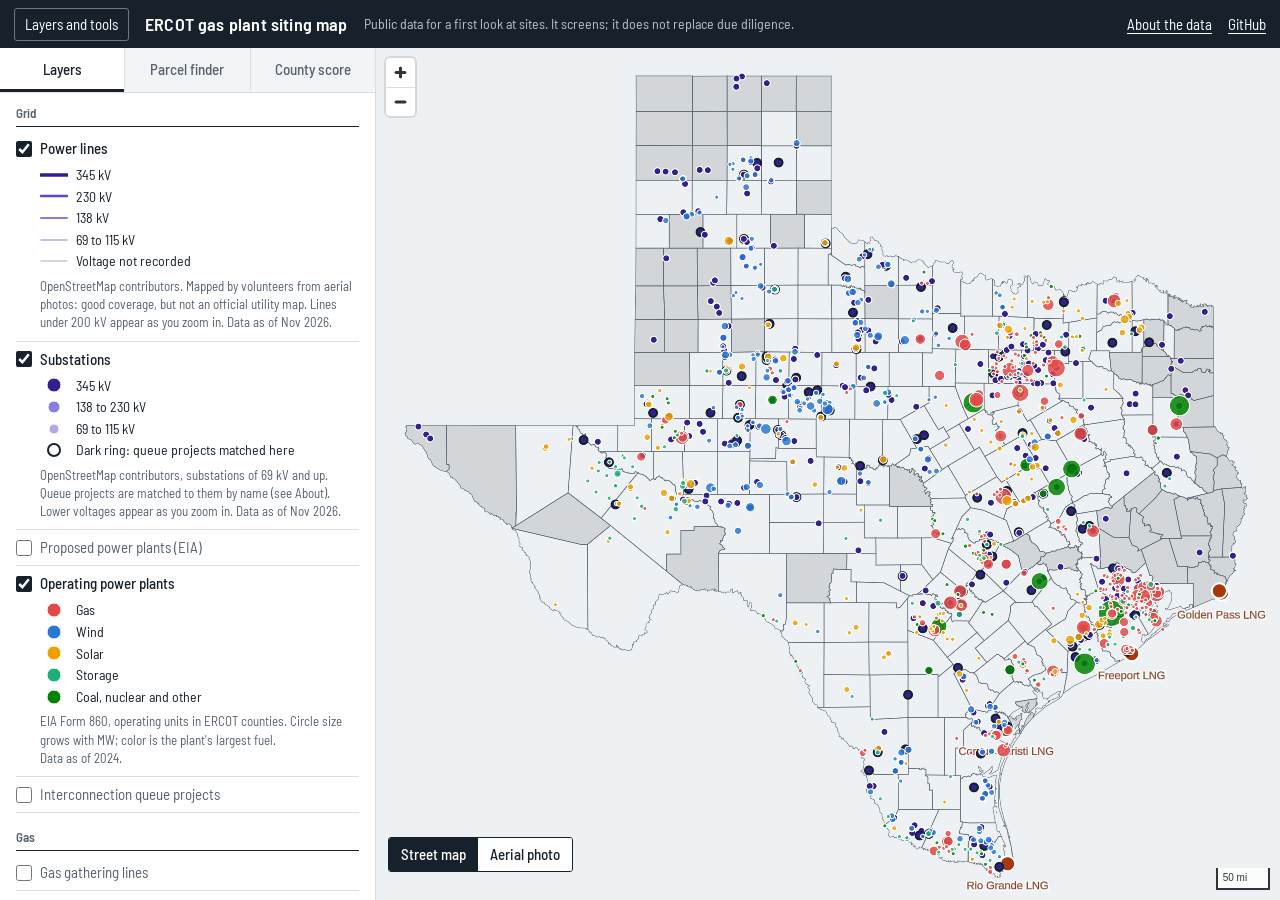
<file: web/index.html>
<!doctype html>
<html lang="en">
<head>
  <meta charset="utf-8">
  <meta name="viewport" content="width=device-width, initial-scale=1">
  <title>ERCOT gas plant siting map</title>
  <meta name="description" content="A free map of public data for a first look at gas power plant sites in ERCOT: pipelines, substations, the interconnection queue, air permits, floodplain and large parcels.">
  <link rel="icon" href="data:image/svg+xml,%3Csvg xmlns='http://www.w3.org/2000/svg' viewBox='0 0 16 16'%3E%3Crect width='16' height='16' fill='%2317212b'/%3E%3Cpath d='M2 11h12' stroke='%23e07b2c' stroke-width='2'/%3E%3Ccircle cx='8' cy='6' r='3' fill='%23ffd23f'/%3E%3C/svg%3E">
  <link rel="stylesheet" href="vendor/maplibre-gl.css">
  <link rel="stylesheet" href="css/style.css">
</head>
<body>
  <header class="bar">
    <button id="panelToggle" class="bar-btn" aria-controls="panel" aria-expanded="true">Layers and tools</button>
    <h1>ERCOT gas plant siting map</h1>
    <p class="bar-note">Public data for a first look at sites. It screens; it does not replace due diligence.</p>
    <nav>
      <a href="about.html">About the data</a>
      <a href="https://github.com/ishaanmadhivanan/ercot-siting-screen">GitHub</a>
    </nav>
  </header>

  <main>
    <aside id="panel" aria-label="Layers and tools">
      <div class="tabs" role="tablist">
        <button role="tab" aria-selected="true" data-tab="layers">Layers</button>
        <button role="tab" aria-selected="false" data-tab="parcels">Parcel finder</button>
        <button role="tab" aria-selected="false" data-tab="score">County score</button>
      </div>

      <section id="tab-layers" class="tab-body">
        <div id="layerList"></div>
        <div class="block">
          <h3>Download what's on the map</h3>
          <p class="hint">Points from the switched-on layers (plants, substations, queue projects, airports, LNG) inside the current map view.</p>
          <div class="btn-row">
            <button class="btn" data-export-points="csv">CSV</button>
            <button class="btn" data-export-points="kmz">KMZ</button>
            <button class="btn" data-export-points="geojson">GeoJSON</button>
          </div>
        </div>
      </section>

      <section id="tab-parcels" class="tab-body" hidden>
        <p class="hint">Parcels of 100 acres or more, from county appraisal records (TxGIO, 2025). Set what you need; the map and the list update together.</p>
        <form id="parcelForm" class="form">
          <label>Smallest parcel, acres
            <input type="number" name="minAc" min="100" step="50" value="100">
          </label>
          <label>Within this many miles of a gas line 20 in or larger
            <input type="number" name="maxPipe" min="0" step="0.5" placeholder="any distance">
          </label>
          <div class="pair">
            <label>Within this many miles of a substation
              <input type="number" name="maxSub" min="0" step="0.5" placeholder="any distance">
            </label>
            <label>Substation voltage
              <select name="subKv">
                <option value="69">69 kV and up</option>
                <option value="138" selected>138 kV and up</option>
                <option value="345">345 kV</option>
              </select>
            </label>
          </div>
          <label>At least this many miles from a city or town
            <input type="number" name="minPlace" min="0" step="0.5" placeholder="no minimum">
          </label>
          <label>Floodplain (FEMA 1% annual chance)
            <select name="flood">
              <option value="any">Any</option>
              <option value="0">None of the parcel in the floodplain</option>
              <option value="10">10% of the parcel or less</option>
              <option value="25">25% of the parcel or less</option>
            </select>
          </label>
          <label class="check"><input type="checkbox" name="floodUnknown"> Keep parcels in counties FEMA has not mapped</label>
          <fieldset>
            <legend>Owner type</legend>
            <label class="check"><input type="checkbox" name="ot" value="C" checked> Company</label>
            <label class="check"><input type="checkbox" name="ot" value="I" checked> Individual</label>
            <label class="check"><input type="checkbox" name="ot" value="T" checked> Trust or estate</label>
            <label class="check"><input type="checkbox" name="ot" value="G" checked> Government</label>
            <label class="check"><input type="checkbox" name="ot" value="U" checked> Not listed</label>
          </fieldset>
          <label>List parcels in
            <select name="area" id="parcelArea"><option value="view">The current map view</option></select>
          </label>
          <div class="btn-row">
            <button type="button" class="btn" id="parcelReset">Clear filters</button>
          </div>
        </form>
        <div id="parcelStatus" class="status" aria-live="polite"></div>
        <div class="btn-row" id="parcelExport" hidden>
          <span class="hint">Download the list:</span>
          <button class="btn" data-export-parcels="csv">CSV</button>
          <button class="btn" data-export-parcels="kmz">KMZ</button>
          <button class="btn" data-export-parcels="geojson">GeoJSON</button>
        </div>
        <div id="parcelTableWrap" class="table-wrap"></div>
      </section>

      <section id="tab-score" class="tab-body" hidden>
        <p class="hint">Build your own county score. Tick the factors you care about, set how much each one counts, and the counties are colored by the result. Nothing is scored until you tick something.</p>
        <div class="btn-row">
          <button class="btn" id="scorePreset">Use the gas plant starter</button>
          <button class="btn" id="scoreClear">Clear</button>
        </div>
        <div id="scoreFactors"></div>
        <div id="scoreResult"></div>
        <details class="how">
          <summary>How the score is worked out</summary>
          <p>Each factor is put on a 0 to 100 scale across the 195 ERCOT counties: the best county gets 100 and the worst gets 0. Factors with a few very large values (MW, miles, counts) use a log scale so those counties don't flatten the rest. Where a county has nothing to measure, the factor is left blank and skipped.</p>
          <p>A category's score is the weighted average of its ticked factors. The county score is the weighted average of the categories.</p>
        </details>
      </section>
    </aside>

    <div id="mapWrap">
      <div id="map"></div>
      <div id="basemap" role="group" aria-label="Base map">
        <button data-base="street" aria-pressed="true">Street map</button>
        <button data-base="aerial" aria-pressed="false">Aerial photo</button>
        <span id="aerialNote" hidden></span>
      </div>
      <div id="zoomHint" hidden></div>
    </div>

    <aside id="detail" aria-label="Details" hidden>
      <button id="detailClose" class="close" aria-label="Close details">Close</button>
      <div id="detailBody"></div>
    </aside>
  </main>

  <div id="summary" hidden>
    <div class="summary-tools">
      <button class="btn primary" id="summaryPrint">Print or save as PDF</button>
      <button class="btn" id="summaryClose">Back to the map</button>
    </div>
    <article id="summaryBody"></article>
  </div>

  <script src="vendor/maplibre-gl.js"></script>
  <script src="vendor/pmtiles.js"></script>
  <script type="module" src="js/main.js"></script>
</body>
</html>
</file>
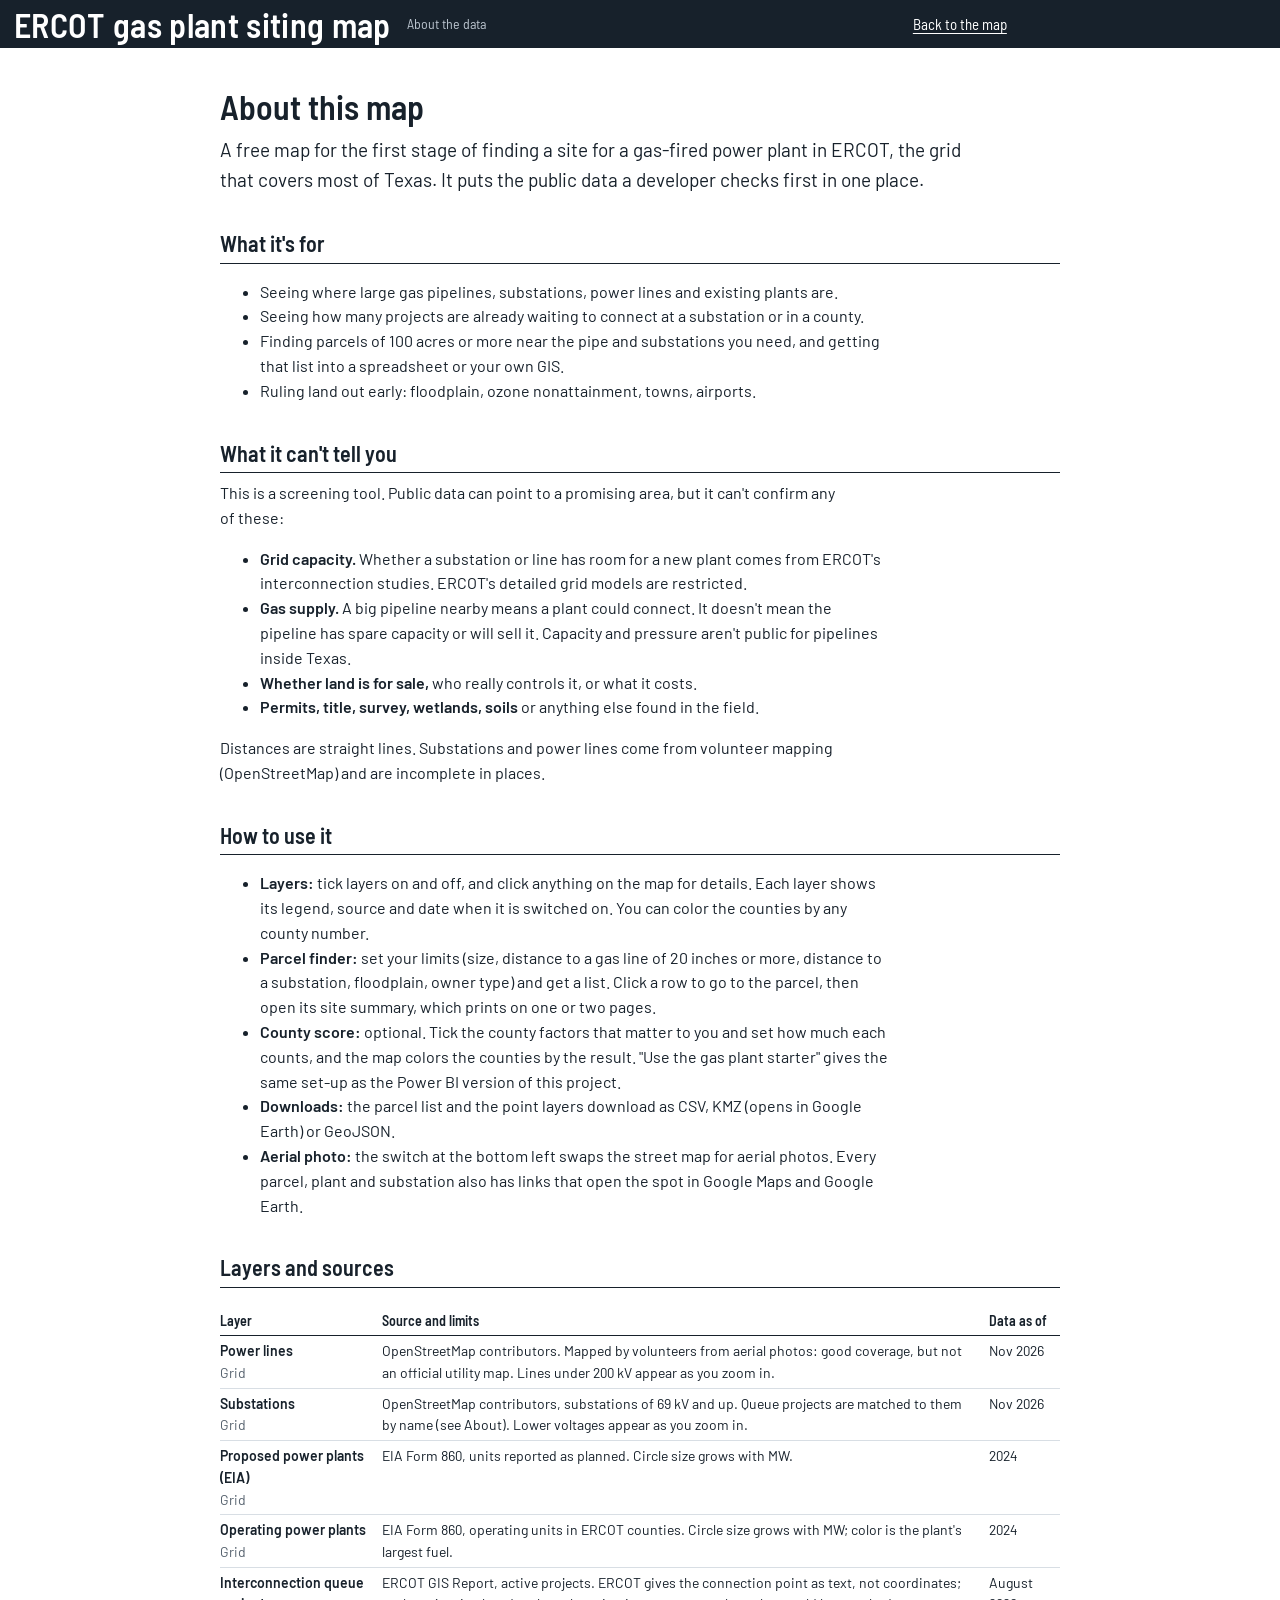
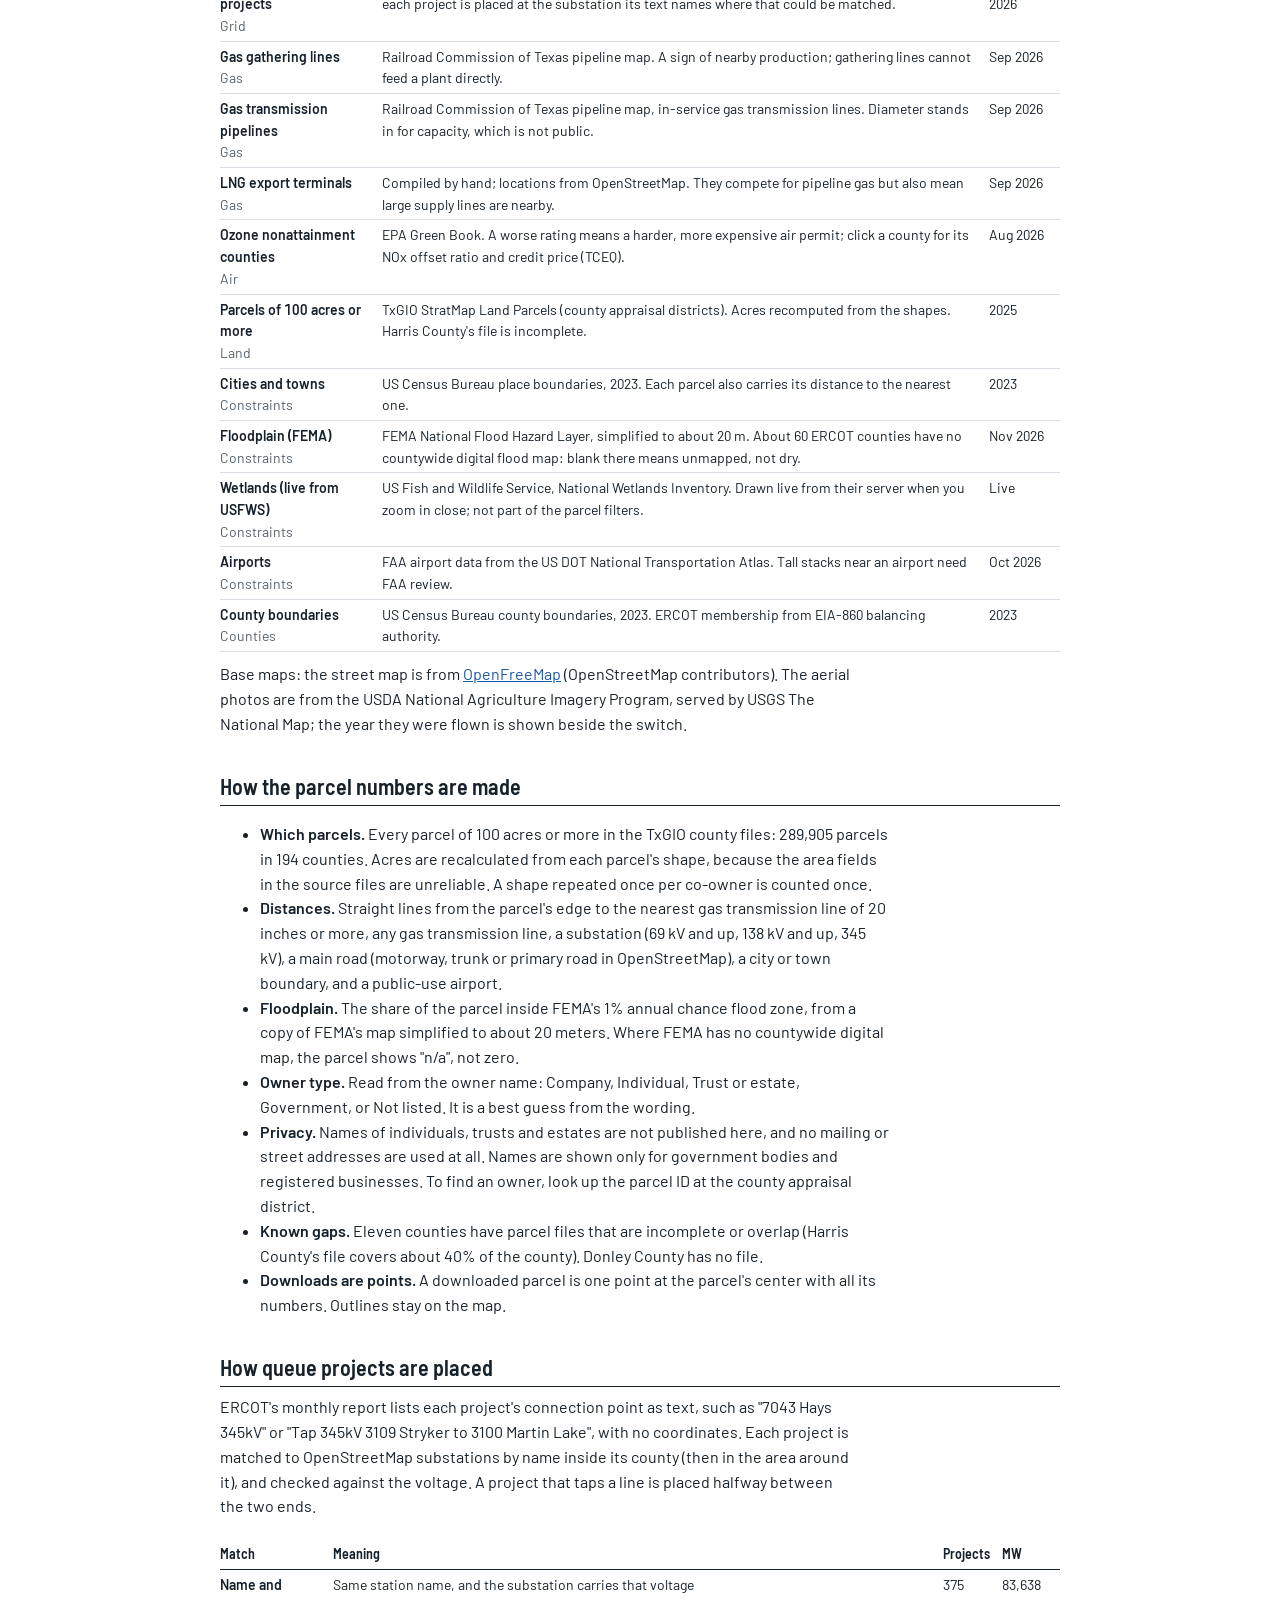
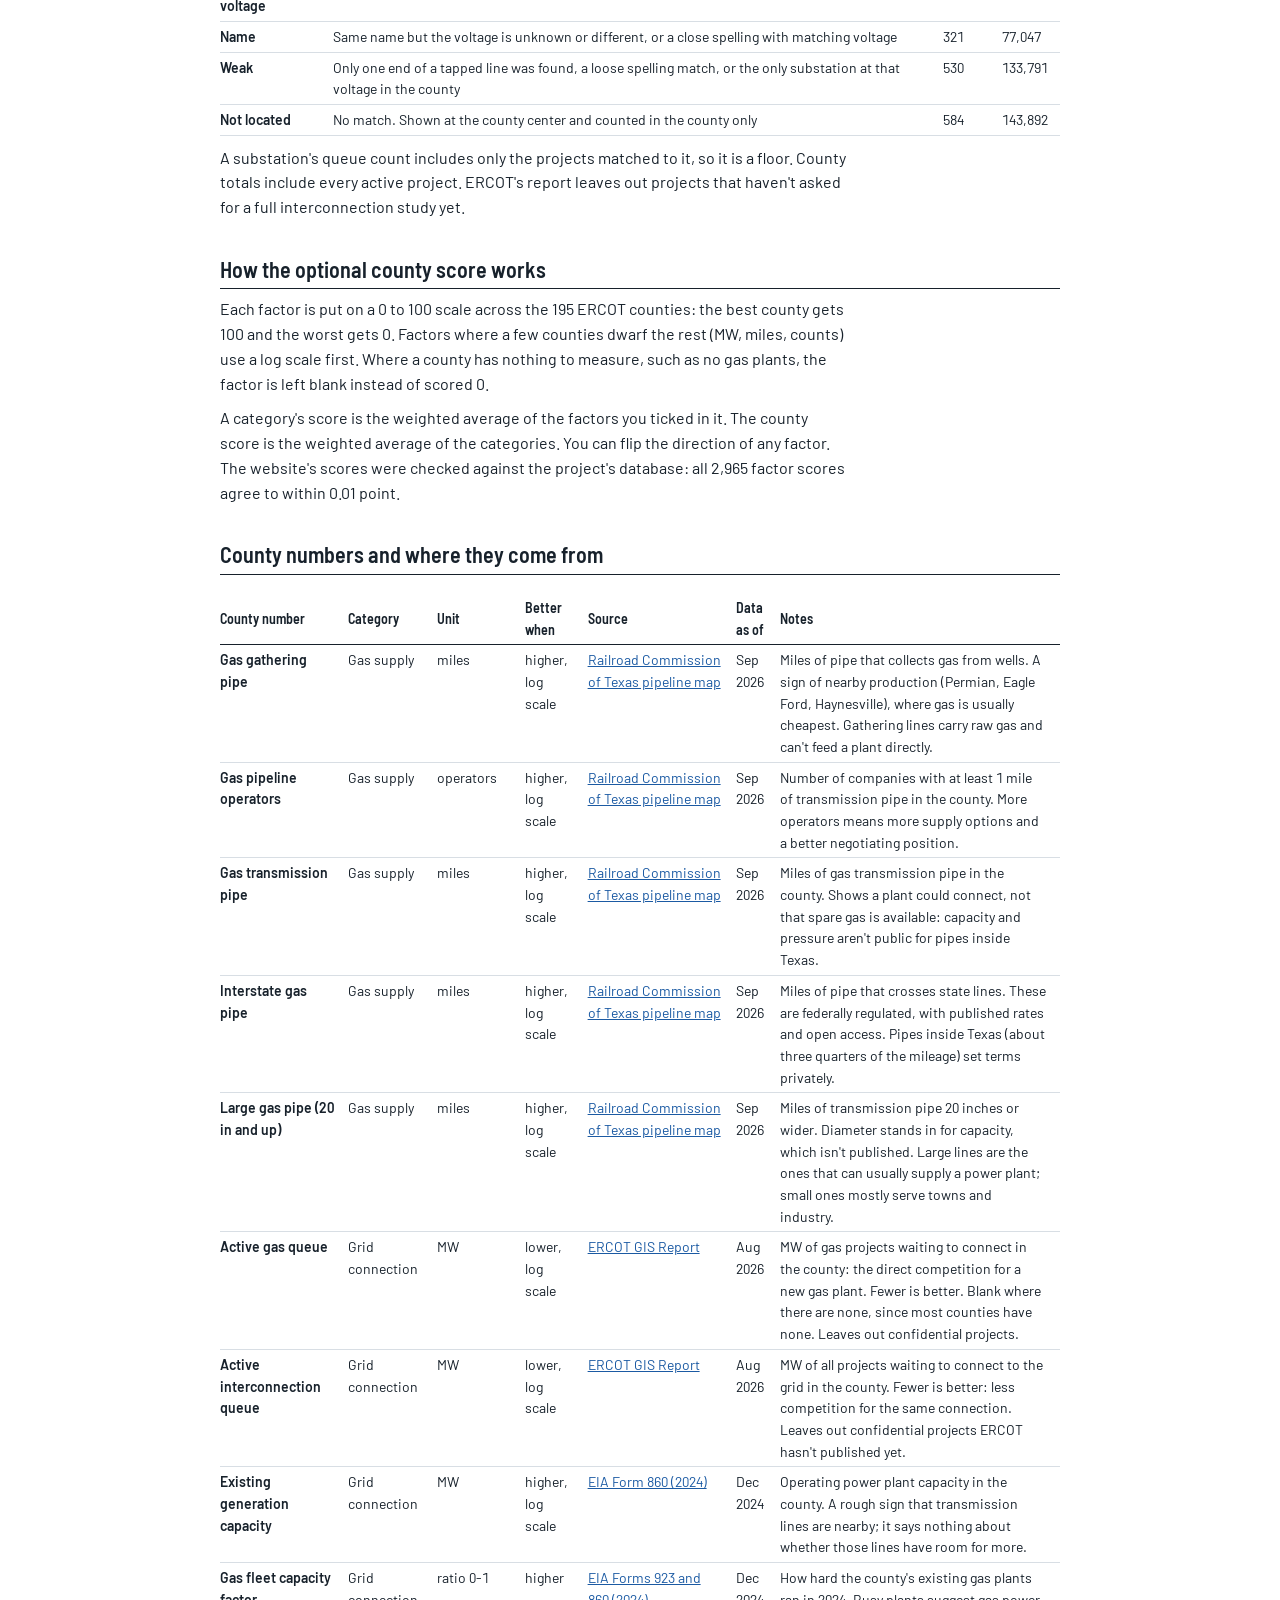
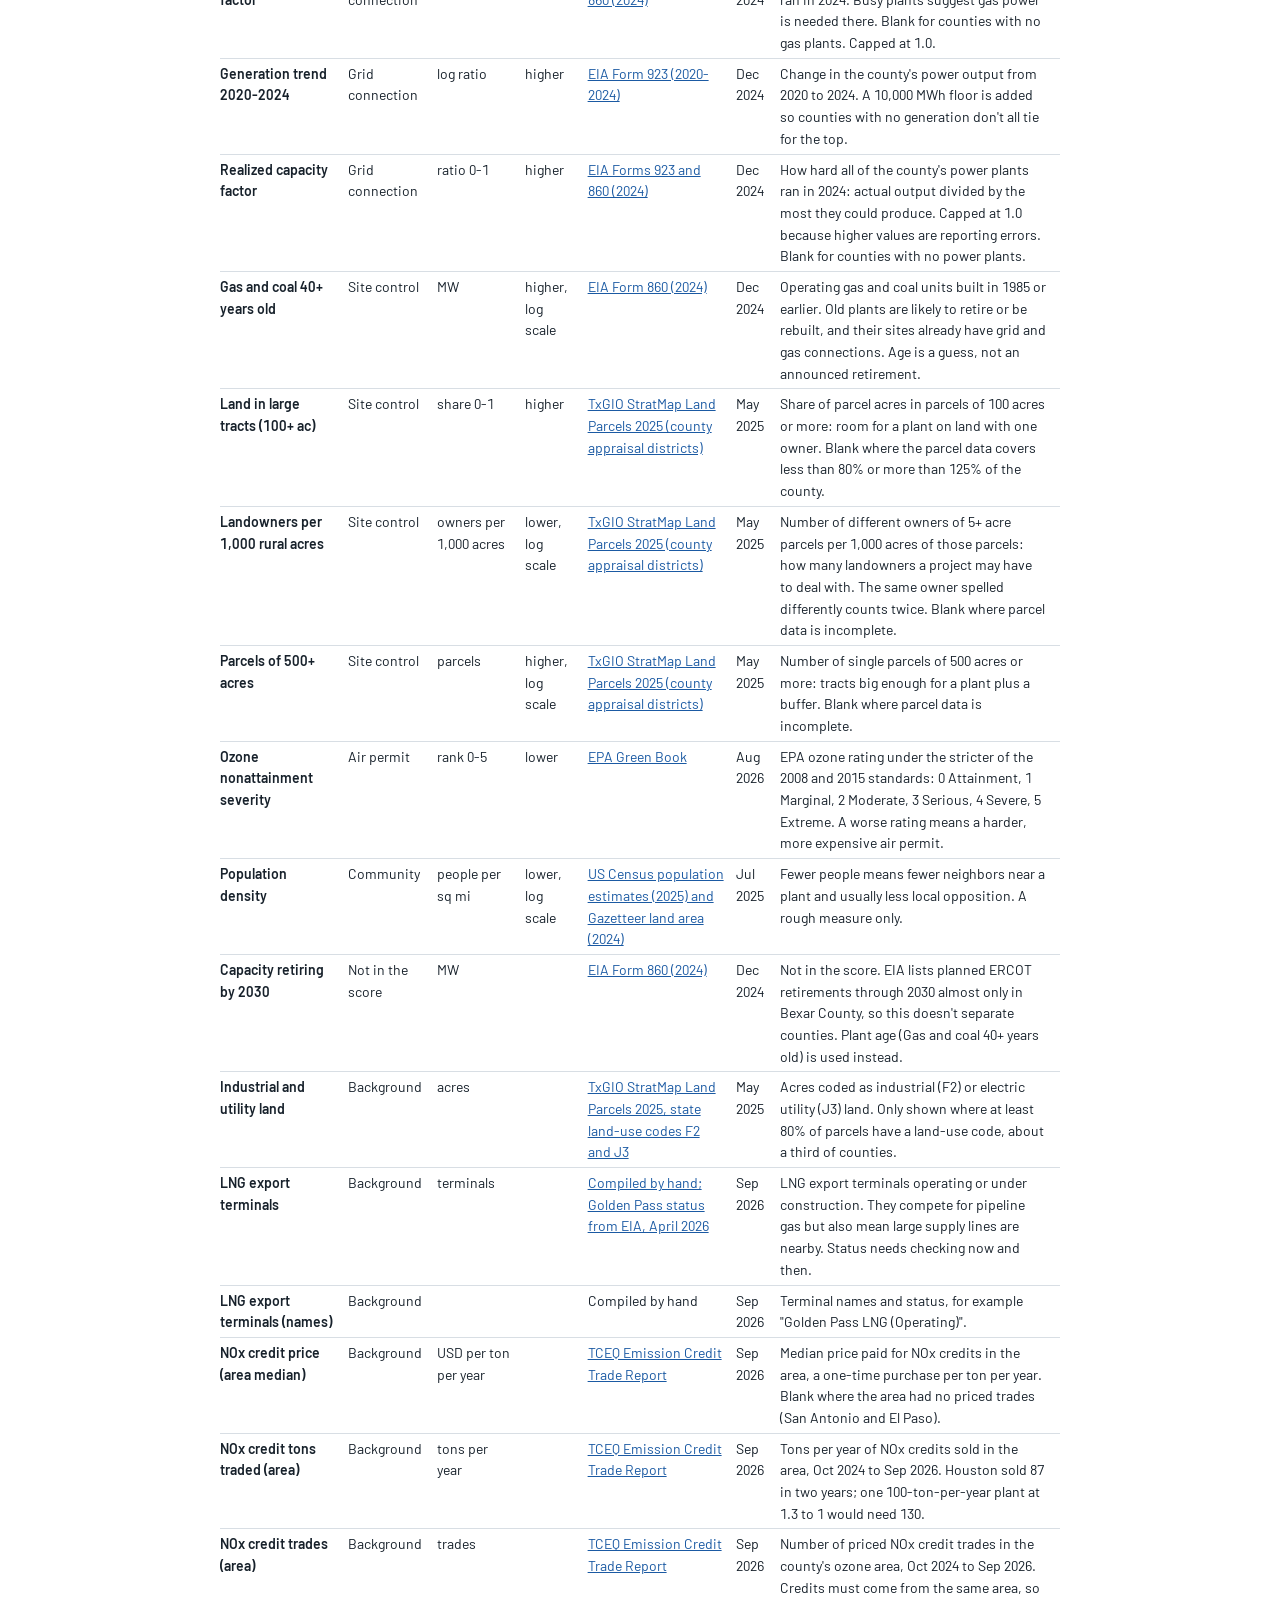
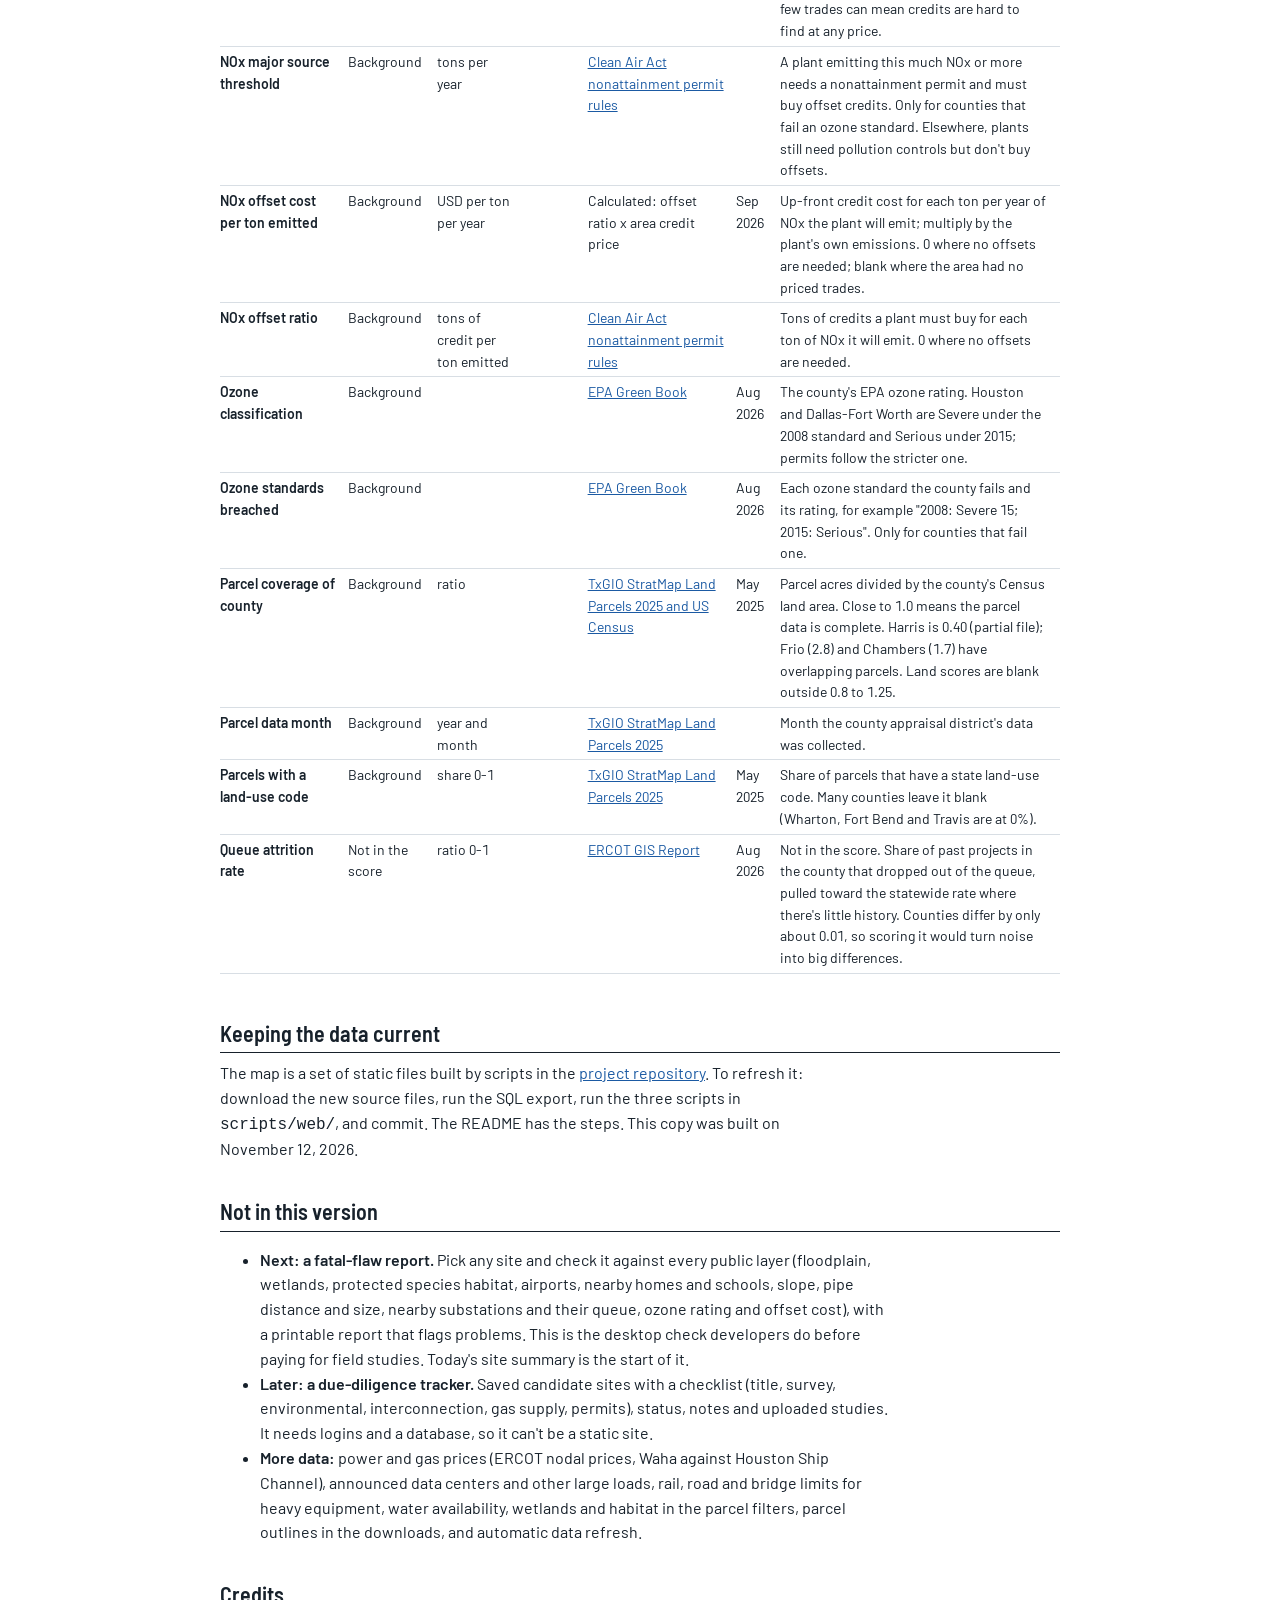
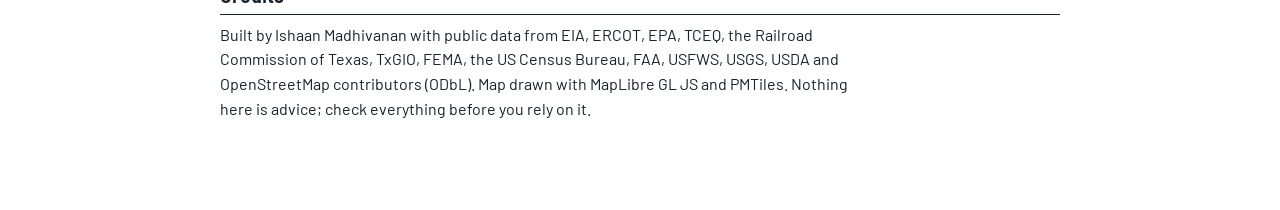
<file: web/about.html>
<!doctype html>
<html lang="en">
<head>
  <meta charset="utf-8">
  <meta name="viewport" content="width=device-width, initial-scale=1">
  <title>About the data | ERCOT gas plant siting map</title>
  <link rel="icon" href="data:image/svg+xml,%3Csvg xmlns='http://www.w3.org/2000/svg' viewBox='0 0 16 16'%3E%3Crect width='16' height='16' fill='%2317212b'/%3E%3Cpath d='M2 11h12' stroke='%23e07b2c' stroke-width='2'/%3E%3Ccircle cx='8' cy='6' r='3' fill='%23ffd23f'/%3E%3C/svg%3E">
  <link rel="stylesheet" href="css/style.css">
</head>
<body class="doc">
  <header class="bar">
    <h1>ERCOT gas plant siting map</h1>
    <p class="bar-note">About the data</p>
    <nav><a href="index.html">Back to the map</a></nav>
  </header>

  <main>
    <h1>About this map</h1>
    <p class="lede">A free map for the first stage of finding a site for a gas-fired power plant in ERCOT, the grid that covers most of Texas. It puts the public data a developer checks first in one place.</p>

    <h2>What it's for</h2>
    <ul>
      <li>Seeing where large gas pipelines, substations, power lines and existing plants are.</li>
      <li>Seeing how many projects are already waiting to connect at a substation or in a county.</li>
      <li>Finding parcels of 100 acres or more near the pipe and substations you need, and getting that list into a spreadsheet or your own GIS.</li>
      <li>Ruling land out early: floodplain, ozone nonattainment, towns, airports.</li>
    </ul>

    <h2>What it can't tell you</h2>
    <p>This is a screening tool. Public data can point to a promising area, but it can't confirm any of these:</p>
    <ul>
      <li><b>Grid capacity.</b> Whether a substation or line has room for a new plant comes from ERCOT's interconnection studies. ERCOT's detailed grid models are restricted.</li>
      <li><b>Gas supply.</b> A big pipeline nearby means a plant could connect. It doesn't mean the pipeline has spare capacity or will sell it. Capacity and pressure aren't public for pipelines inside Texas.</li>
      <li><b>Whether land is for sale,</b> who really controls it, or what it costs.</li>
      <li><b>Permits, title, survey, wetlands, soils</b> or anything else found in the field.</li>
    </ul>
    <p>Distances are straight lines. Substations and power lines come from volunteer mapping (OpenStreetMap) and are incomplete in places.</p>

    <h2>How to use it</h2>
    <ul>
      <li><b>Layers:</b> tick layers on and off, and click anything on the map for details. Each layer shows its legend, source and date when it is switched on. You can color the counties by any county number.</li>
      <li><b>Parcel finder:</b> set your limits (size, distance to a gas line of 20 inches or more, distance to a substation, floodplain, owner type) and get a list. Click a row to go to the parcel, then open its site summary, which prints on one or two pages.</li>
      <li><b>County score:</b> optional. Tick the county factors that matter to you and set how much each counts, and the map colors the counties by the result. "Use the gas plant starter" gives the same set-up as the Power BI version of this project.</li>
      <li><b>Downloads:</b> the parcel list and the point layers download as CSV, KMZ (opens in Google Earth) or GeoJSON.</li>
      <li><b>Aerial photo:</b> the switch at the bottom left swaps the street map for aerial photos. Every parcel, plant and substation also has links that open the spot in Google Maps and Google Earth.</li>
    </ul>

    <h2 id="layers">Layers and sources</h2>
    <div class="table-wrap"><table id="layerTable"><thead><tr><th>Layer</th><th>Source and limits</th><th>Data as of</th></tr></thead><tbody></tbody></table></div>
    <p>Base maps: the street map is from <a href="https://openfreemap.org/">OpenFreeMap</a> (OpenStreetMap contributors). The aerial photos are from the USDA National Agriculture Imagery Program, served by USGS The National Map; the year they were flown is shown beside the switch.</p>

    <h2>How the parcel numbers are made</h2>
    <ul>
      <li><b>Which parcels.</b> Every parcel of 100 acres or more in the TxGIO county files: <span id="parcelCount"></span>. Acres are recalculated from each parcel's shape, because the area fields in the source files are unreliable. A shape repeated once per co-owner is counted once.</li>
      <li><b>Distances.</b> Straight lines from the parcel's edge to the nearest gas transmission line of 20 inches or more, any gas transmission line, a substation (69 kV and up, 138 kV and up, 345 kV), a main road (motorway, trunk or primary road in OpenStreetMap), a city or town boundary, and a public-use airport.</li>
      <li><b>Floodplain.</b> The share of the parcel inside FEMA's 1% annual chance flood zone, from a copy of FEMA's map simplified to about 20 meters. Where FEMA has no countywide digital map, the parcel shows "n/a", not zero.</li>
      <li><b>Owner type.</b> Read from the owner name: Company, Individual, Trust or estate, Government, or Not listed. It is a best guess from the wording.</li>
      <li><b>Privacy.</b> Names of individuals, trusts and estates are not published here, and no mailing or street addresses are used at all. Names are shown only for government bodies and registered businesses. To find an owner, look up the parcel ID at the county appraisal district.</li>
      <li><b>Known gaps.</b> Eleven counties have parcel files that are incomplete or overlap (Harris County's file covers about 40% of the county). Donley County has no file.</li>
      <li><b>Downloads are points.</b> A downloaded parcel is one point at the parcel's center with all its numbers. Outlines stay on the map.</li>
    </ul>

    <h2 id="queue">How queue projects are placed</h2>
    <p>ERCOT's monthly report lists each project's connection point as text, such as "7043 Hays 345kV" or "Tap 345kV 3109 Stryker to 3100 Martin Lake", with no coordinates. Each project is matched to OpenStreetMap substations by name inside its county (then in the area around it), and checked against the voltage. A project that taps a line is placed halfway between the two ends.</p>
    <div class="table-wrap"><table id="matchTable"><thead><tr><th>Match</th><th>Meaning</th><th>Projects</th><th>MW</th></tr></thead><tbody></tbody></table></div>
    <p>A substation's queue count includes only the projects matched to it, so it is a floor. County totals include every active project. ERCOT's report leaves out projects that haven't asked for a full interconnection study yet.</p>

    <h2 id="score">How the optional county score works</h2>
    <p>Each factor is put on a 0 to 100 scale across the 195 ERCOT counties: the best county gets 100 and the worst gets 0. Factors where a few counties dwarf the rest (MW, miles, counts) use a log scale first. Where a county has nothing to measure, such as no gas plants, the factor is left blank instead of scored 0.</p>
    <p>A category's score is the weighted average of the factors you ticked in it. The county score is the weighted average of the categories. You can flip the direction of any factor. The website's scores were checked against the project's database: all 2,965 factor scores agree to within 0.01 point.</p>

    <h2 id="catalog">County numbers and where they come from</h2>
    <div class="table-wrap"><table id="metricTable"><thead><tr><th>County number</th><th>Category</th><th>Unit</th><th>Better when</th><th>Source</th><th>Data as of</th><th>Notes</th></tr></thead><tbody></tbody></table></div>

    <h2>Keeping the data current</h2>
    <p>The map is a set of static files built by scripts in the <a href="https://github.com/ishaanmadhivanan/ercot-siting-screen">project repository</a>. To refresh it: download the new source files, run the SQL export, run the three scripts in <code>scripts/web/</code>, and commit. The README has the steps. This copy was built on <span id="built"></span>.</p>

    <h2>Not in this version</h2>
    <ul>
      <li><b>Next: a fatal-flaw report.</b> Pick any site and check it against every public layer (floodplain, wetlands, protected species habitat, airports, nearby homes and schools, slope, pipe distance and size, nearby substations and their queue, ozone rating and offset cost), with a printable report that flags problems. This is the desktop check developers do before paying for field studies. Today's site summary is the start of it.</li>
      <li><b>Later: a due-diligence tracker.</b> Saved candidate sites with a checklist (title, survey, environmental, interconnection, gas supply, permits), status, notes and uploaded studies. It needs logins and a database, so it can't be a static site.</li>
      <li><b>More data:</b> power and gas prices (ERCOT nodal prices, Waha against Houston Ship Channel), announced data centers and other large loads, rail, road and bridge limits for heavy equipment, water availability, wetlands and habitat in the parcel filters, parcel outlines in the downloads, and automatic data refresh.</li>
    </ul>

    <h2>Credits</h2>
    <p>Built by Ishaan Madhivanan with public data from EIA, ERCOT, EPA, TCEQ, the Railroad Commission of Texas, TxGIO, FEMA, the US Census Bureau, FAA, USFWS, USGS, USDA and OpenStreetMap contributors (ODbL). Map drawn with MapLibre GL JS and PMTiles. Nothing here is advice; check everything before you rely on it.</p>
  </main>

  <script type="module" src="js/about.js"></script>
</body>
</html>
</file>
<file: web/vendor/maplibre-gl.css>
.maplibregl-map{font:12px/20px Helvetica Neue,Arial,Helvetica,sans-serif;overflow:hidden;position:relative;-webkit-tap-highlight-color:rgb(0 0 0/0)}.maplibregl-canvas{left:0;position:absolute;top:0}.maplibregl-map:fullscreen{height:100%;width:100%}.maplibregl-ctrl-group button.maplibregl-ctrl-compass{touch-action:none}.maplibregl-canvas-container.maplibregl-interactive,.maplibregl-ctrl-group button.maplibregl-ctrl-compass{cursor:grab;-webkit-user-select:none;-moz-user-select:none;user-select:none}.maplibregl-canvas-container.maplibregl-interactive.maplibregl-track-pointer{cursor:pointer}.maplibregl-canvas-container.maplibregl-interactive:active,.maplibregl-ctrl-group button.maplibregl-ctrl-compass:active{cursor:grabbing}.maplibregl-canvas-container.maplibregl-touch-zoom-rotate,.maplibregl-canvas-container.maplibregl-touch-zoom-rotate .maplibregl-canvas{touch-action:pan-x pan-y}.maplibregl-canvas-container.maplibregl-touch-drag-pan,.maplibregl-canvas-container.maplibregl-touch-drag-pan .maplibregl-canvas{touch-action:pinch-zoom}.maplibregl-canvas-container.maplibregl-touch-zoom-rotate.maplibregl-touch-drag-pan,.maplibregl-canvas-container.maplibregl-touch-zoom-rotate.maplibregl-touch-drag-pan .maplibregl-canvas{touch-action:none}.maplibregl-canvas-container.maplibregl-touch-drag-pan.maplibregl-cooperative-gestures,.maplibregl-canvas-container.maplibregl-touch-drag-pan.maplibregl-cooperative-gestures .maplibregl-canvas{touch-action:pan-x pan-y}.maplibregl-ctrl-bottom-left,.maplibregl-ctrl-bottom-right,.maplibregl-ctrl-top-left,.maplibregl-ctrl-top-right{pointer-events:none;position:absolute;z-index:2}.maplibregl-ctrl-top-left{left:0;top:0}.maplibregl-ctrl-top-right{right:0;top:0}.maplibregl-ctrl-bottom-left{bottom:0;left:0}.maplibregl-ctrl-bottom-right{bottom:0;right:0}.maplibregl-ctrl{clear:both;pointer-events:auto;transform:translate(0)}.maplibregl-ctrl-top-left .maplibregl-ctrl{float:left;margin:10px 0 0 10px}.maplibregl-ctrl-top-right .maplibregl-ctrl{float:right;margin:10px 10px 0 0}.maplibregl-ctrl-bottom-left .maplibregl-ctrl{float:left;margin:0 0 10px 10px}.maplibregl-ctrl-bottom-right .maplibregl-ctrl{float:right;margin:0 10px 10px 0}.maplibregl-ctrl-group{background:#fff;border-radius:4px}.maplibregl-ctrl-group:not(:empty){box-shadow:0 0 0 2px rgba(0,0,0,.1)}@media (forced-colors:active){.maplibregl-ctrl-group:not(:empty){box-shadow:0 0 0 2px ButtonText}}.maplibregl-ctrl-group button{background-color:transparent;border:0;box-sizing:border-box;cursor:pointer;display:block;height:29px;outline:none;padding:0;width:29px}.maplibregl-ctrl-group button+button{border-top:1px solid #ddd}.maplibregl-ctrl button .maplibregl-ctrl-icon{background-position:50%;background-repeat:no-repeat;display:block;height:100%;width:100%}@media (forced-colors:active){.maplibregl-ctrl-icon{background-color:transparent}.maplibregl-ctrl-group button+button{border-top:1px solid ButtonText}}.maplibregl-ctrl button::-moz-focus-inner{border:0;padding:0}.maplibregl-ctrl-attrib-button:focus,.maplibregl-ctrl-group button:focus{box-shadow:0 0 2px 2px #0096ff}.maplibregl-ctrl button:disabled{cursor:not-allowed}.maplibregl-ctrl button:disabled .maplibregl-ctrl-icon{opacity:.25}@media (hover:hover){.maplibregl-ctrl button:not(:disabled):hover{background-color:rgba(0,0,0,.05)}}.maplibregl-ctrl button:not(:disabled):active{background-color:rgba(0,0,0,.05)}.maplibregl-ctrl-group button:focus:focus-visible{box-shadow:0 0 2px 2px #0096ff}.maplibregl-ctrl-group button:focus:not(:focus-visible){box-shadow:none}.maplibregl-ctrl-group button:focus:first-child{border-radius:4px 4px 0 0}.maplibregl-ctrl-group button:focus:last-child{border-radius:0 0 4px 4px}.maplibregl-ctrl-group button:focus:only-child{border-radius:inherit}.maplibregl-ctrl button.maplibregl-ctrl-zoom-out .maplibregl-ctrl-icon{background-image:url("data:image/svg+xml;charset=utf-8,%3Csvg xmlns='http://www.w3.org/2000/svg' width='29' height='29' fill='%23333' viewBox='0 0 29 29'%3E%3Cpath d='M10 13c-.75 0-1.5.75-1.5 1.5S9.25 16 10 16h9c.75 0 1.5-.75 1.5-1.5S19.75 13 19 13z'/%3E%3C/svg%3E")}.maplibregl-ctrl button.maplibregl-ctrl-zoom-in .maplibregl-ctrl-icon{background-image:url("data:image/svg+xml;charset=utf-8,%3Csvg xmlns='http://www.w3.org/2000/svg' width='29' height='29' fill='%23333' viewBox='0 0 29 29'%3E%3Cpath d='M14.5 8.5c-.75 0-1.5.75-1.5 1.5v3h-3c-.75 0-1.5.75-1.5 1.5S9.25 16 10 16h3v3c0 .75.75 1.5 1.5 1.5S16 19.75 16 19v-3h3c.75 0 1.5-.75 1.5-1.5S19.75 13 19 13h-3v-3c0-.75-.75-1.5-1.5-1.5'/%3E%3C/svg%3E")}@media (forced-colors:active){.maplibregl-ctrl button.maplibregl-ctrl-zoom-out .maplibregl-ctrl-icon{background-image:url("data:image/svg+xml;charset=utf-8,%3Csvg xmlns='http://www.w3.org/2000/svg' width='29' height='29' fill='%23fff' viewBox='0 0 29 29'%3E%3Cpath d='M10 13c-.75 0-1.5.75-1.5 1.5S9.25 16 10 16h9c.75 0 1.5-.75 1.5-1.5S19.75 13 19 13z'/%3E%3C/svg%3E")}.maplibregl-ctrl button.maplibregl-ctrl-zoom-in .maplibregl-ctrl-icon{background-image:url("data:image/svg+xml;charset=utf-8,%3Csvg xmlns='http://www.w3.org/2000/svg' width='29' height='29' fill='%23fff' viewBox='0 0 29 29'%3E%3Cpath d='M14.5 8.5c-.75 0-1.5.75-1.5 1.5v3h-3c-.75 0-1.5.75-1.5 1.5S9.25 16 10 16h3v3c0 .75.75 1.5 1.5 1.5S16 19.75 16 19v-3h3c.75 0 1.5-.75 1.5-1.5S19.75 13 19 13h-3v-3c0-.75-.75-1.5-1.5-1.5'/%3E%3C/svg%3E")}}@media (forced-colors:active) and (prefers-color-scheme:light){.maplibregl-ctrl button.maplibregl-ctrl-zoom-out .maplibregl-ctrl-icon{background-image:url("data:image/svg+xml;charset=utf-8,%3Csvg xmlns='http://www.w3.org/2000/svg' width='29' height='29' viewBox='0 0 29 29'%3E%3Cpath d='M10 13c-.75 0-1.5.75-1.5 1.5S9.25 16 10 16h9c.75 0 1.5-.75 1.5-1.5S19.75 13 19 13z'/%3E%3C/svg%3E")}.maplibregl-ctrl button.maplibregl-ctrl-zoom-in .maplibregl-ctrl-icon{background-image:url("data:image/svg+xml;charset=utf-8,%3Csvg xmlns='http://www.w3.org/2000/svg' width='29' height='29' viewBox='0 0 29 29'%3E%3Cpath d='M14.5 8.5c-.75 0-1.5.75-1.5 1.5v3h-3c-.75 0-1.5.75-1.5 1.5S9.25 16 10 16h3v3c0 .75.75 1.5 1.5 1.5S16 19.75 16 19v-3h3c.75 0 1.5-.75 1.5-1.5S19.75 13 19 13h-3v-3c0-.75-.75-1.5-1.5-1.5'/%3E%3C/svg%3E")}}.maplibregl-ctrl button.maplibregl-ctrl-fullscreen .maplibregl-ctrl-icon{background-image:url("data:image/svg+xml;charset=utf-8,%3Csvg xmlns='http://www.w3.org/2000/svg' width='29' height='29' fill='%23333' viewBox='0 0 29 29'%3E%3Cpath d='M24 16v5.5c0 1.75-.75 2.5-2.5 2.5H16v-1l3-1.5-4-5.5 1-1 5.5 4 1.5-3zM6 16l1.5 3 5.5-4 1 1-4 5.5 3 1.5v1H7.5C5.75 24 5 23.25 5 21.5V16zm7-11v1l-3 1.5 4 5.5-1 1-5.5-4L6 13H5V7.5C5 5.75 5.75 5 7.5 5zm11 2.5c0-1.75-.75-2.5-2.5-2.5H16v1l3 1.5-4 5.5 1 1 5.5-4 1.5 3h1z'/%3E%3C/svg%3E")}.maplibregl-ctrl button.maplibregl-ctrl-shrink .maplibregl-ctrl-icon{background-image:url("data:image/svg+xml;charset=utf-8,%3Csvg xmlns='http://www.w3.org/2000/svg' width='29' height='29' viewBox='0 0 29 29'%3E%3Cpath d='M18.5 16c-1.75 0-2.5.75-2.5 2.5V24h1l1.5-3 5.5 4 1-1-4-5.5 3-1.5v-1zM13 18.5c0-1.75-.75-2.5-2.5-2.5H5v1l3 1.5L4 24l1 1 5.5-4 1.5 3h1zm3-8c0 1.75.75 2.5 2.5 2.5H24v-1l-3-1.5L25 5l-1-1-5.5 4L17 5h-1zM10.5 13c1.75 0 2.5-.75 2.5-2.5V5h-1l-1.5 3L5 4 4 5l4 5.5L5 12v1z'/%3E%3C/svg%3E")}@media (forced-colors:active){.maplibregl-ctrl button.maplibregl-ctrl-fullscreen .maplibregl-ctrl-icon{background-image:url("data:image/svg+xml;charset=utf-8,%3Csvg xmlns='http://www.w3.org/2000/svg' width='29' height='29' fill='%23fff' viewBox='0 0 29 29'%3E%3Cpath d='M24 16v5.5c0 1.75-.75 2.5-2.5 2.5H16v-1l3-1.5-4-5.5 1-1 5.5 4 1.5-3zM6 16l1.5 3 5.5-4 1 1-4 5.5 3 1.5v1H7.5C5.75 24 5 23.25 5 21.5V16zm7-11v1l-3 1.5 4 5.5-1 1-5.5-4L6 13H5V7.5C5 5.75 5.75 5 7.5 5zm11 2.5c0-1.75-.75-2.5-2.5-2.5H16v1l3 1.5-4 5.5 1 1 5.5-4 1.5 3h1z'/%3E%3C/svg%3E")}.maplibregl-ctrl button.maplibregl-ctrl-shrink .maplibregl-ctrl-icon{background-image:url("data:image/svg+xml;charset=utf-8,%3Csvg xmlns='http://www.w3.org/2000/svg' width='29' height='29' fill='%23fff' viewBox='0 0 29 29'%3E%3Cpath d='M18.5 16c-1.75 0-2.5.75-2.5 2.5V24h1l1.5-3 5.5 4 1-1-4-5.5 3-1.5v-1zM13 18.5c0-1.75-.75-2.5-2.5-2.5H5v1l3 1.5L4 24l1 1 5.5-4 1.5 3h1zm3-8c0 1.75.75 2.5 2.5 2.5H24v-1l-3-1.5L25 5l-1-1-5.5 4L17 5h-1zM10.5 13c1.75 0 2.5-.75 2.5-2.5V5h-1l-1.5 3L5 4 4 5l4 5.5L5 12v1z'/%3E%3C/svg%3E")}}@media (forced-colors:active) and (prefers-color-scheme:light){.maplibregl-ctrl button.maplibregl-ctrl-fullscreen .maplibregl-ctrl-icon{background-image:url("data:image/svg+xml;charset=utf-8,%3Csvg xmlns='http://www.w3.org/2000/svg' width='29' height='29' viewBox='0 0 29 29'%3E%3Cpath d='M24 16v5.5c0 1.75-.75 2.5-2.5 2.5H16v-1l3-1.5-4-5.5 1-1 5.5 4 1.5-3zM6 16l1.5 3 5.5-4 1 1-4 5.5 3 1.5v1H7.5C5.75 24 5 23.25 5 21.5V16zm7-11v1l-3 1.5 4 5.5-1 1-5.5-4L6 13H5V7.5C5 5.75 5.75 5 7.5 5zm11 2.5c0-1.75-.75-2.5-2.5-2.5H16v1l3 1.5-4 5.5 1 1 5.5-4 1.5 3h1z'/%3E%3C/svg%3E")}.maplibregl-ctrl button.maplibregl-ctrl-shrink .maplibregl-ctrl-icon{background-image:url("data:image/svg+xml;charset=utf-8,%3Csvg xmlns='http://www.w3.org/2000/svg' width='29' height='29' viewBox='0 0 29 29'%3E%3Cpath d='M18.5 16c-1.75 0-2.5.75-2.5 2.5V24h1l1.5-3 5.5 4 1-1-4-5.5 3-1.5v-1zM13 18.5c0-1.75-.75-2.5-2.5-2.5H5v1l3 1.5L4 24l1 1 5.5-4 1.5 3h1zm3-8c0 1.75.75 2.5 2.5 2.5H24v-1l-3-1.5L25 5l-1-1-5.5 4L17 5h-1zM10.5 13c1.75 0 2.5-.75 2.5-2.5V5h-1l-1.5 3L5 4 4 5l4 5.5L5 12v1z'/%3E%3C/svg%3E")}}.maplibregl-ctrl button.maplibregl-ctrl-compass .maplibregl-ctrl-icon{background-image:url("data:image/svg+xml;charset=utf-8,%3Csvg xmlns='http://www.w3.org/2000/svg' width='29' height='29' fill='%23333' viewBox='0 0 29 29'%3E%3Cpath d='m10.5 14 4-8 4 8z'/%3E%3Cpath fill='%23ccc' d='m10.5 16 4 8 4-8z'/%3E%3C/svg%3E")}@media (forced-colors:active){.maplibregl-ctrl button.maplibregl-ctrl-compass .maplibregl-ctrl-icon{background-image:url("data:image/svg+xml;charset=utf-8,%3Csvg xmlns='http://www.w3.org/2000/svg' width='29' height='29' fill='%23fff' viewBox='0 0 29 29'%3E%3Cpath d='m10.5 14 4-8 4 8z'/%3E%3Cpath fill='%23ccc' d='m10.5 16 4 8 4-8z'/%3E%3C/svg%3E")}}@media (forced-colors:active) and (prefers-color-scheme:light){.maplibregl-ctrl button.maplibregl-ctrl-compass .maplibregl-ctrl-icon{background-image:url("data:image/svg+xml;charset=utf-8,%3Csvg xmlns='http://www.w3.org/2000/svg' width='29' height='29' viewBox='0 0 29 29'%3E%3Cpath d='m10.5 14 4-8 4 8z'/%3E%3Cpath fill='%23ccc' d='m10.5 16 4 8 4-8z'/%3E%3C/svg%3E")}}.maplibregl-ctrl button.maplibregl-ctrl-globe .maplibregl-ctrl-icon{background-image:url("data:image/svg+xml;charset=utf-8,%3Csvg xmlns='http://www.w3.org/2000/svg' width='22' height='22' fill='none' stroke='%23333' viewBox='0 0 22 22'%3E%3Ccircle cx='11' cy='11' r='8.5'/%3E%3Cpath d='M17.5 11c0 4.819-3.02 8.5-6.5 8.5S4.5 15.819 4.5 11 7.52 2.5 11 2.5s6.5 3.681 6.5 8.5Z'/%3E%3Cpath d='M13.5 11c0 2.447-.331 4.64-.853 6.206-.262.785-.562 1.384-.872 1.777-.314.399-.58.517-.775.517s-.461-.118-.775-.517c-.31-.393-.61-.992-.872-1.777C8.831 15.64 8.5 13.446 8.5 11s.331-4.64.853-6.206c.262-.785.562-1.384.872-1.777.314-.399.58-.517.775-.517s.461.118.775.517c.31.393.61.992.872 1.777.522 1.565.853 3.76.853 6.206Z'/%3E%3Cpath d='M11 7.5c-1.909 0-3.622-.166-4.845-.428-.616-.132-1.08-.283-1.379-.434a1.3 1.3 0 0 1-.224-.138q.07-.058.224-.138c.299-.151.763-.302 1.379-.434C7.378 5.666 9.091 5.5 11 5.5s3.622.166 4.845.428c.616.132 1.08.283 1.379.434.105.053.177.1.224.138q-.07.058-.224.138c-.299.151-.763.302-1.379.434-1.223.262-2.936.428-4.845.428ZM4.486 6.436ZM11 16.5c-1.909 0-3.622-.166-4.845-.428-.616-.132-1.08-.283-1.379-.434a1.3 1.3 0 0 1-.224-.138 1.3 1.3 0 0 1 .224-.138c.299-.151.763-.302 1.379-.434C7.378 14.666 9.091 14.5 11 14.5s3.622.166 4.845.428c.616.132 1.08.283 1.379.434.105.053.177.1.224.138a1.3 1.3 0 0 1-.224.138c-.299.151-.763.302-1.379.434-1.223.262-2.936.428-4.845.428Zm-6.514-1.064ZM11 12.5c-2.46 0-4.672-.222-6.255-.574-.796-.177-1.406-.38-1.805-.59a1.5 1.5 0 0 1-.39-.272.3.3 0 0 1-.047-.064.3.3 0 0 1 .048-.064c.066-.073.189-.167.389-.272.399-.21 1.009-.413 1.805-.59C6.328 9.722 8.54 9.5 11 9.5s4.672.222 6.256.574c.795.177 1.405.38 1.804.59.2.105.323.2.39.272a.3.3 0 0 1 .047.064.3.3 0 0 1-.048.064 1.4 1.4 0 0 1-.389.272c-.399.21-1.009.413-1.804.59-1.584.352-3.796.574-6.256.574Zm-8.501-1.51v.002zm0 .018v.002zm17.002.002v-.002zm0-.018v-.002z'/%3E%3C/svg%3E")}.maplibregl-ctrl button.maplibregl-ctrl-globe-enabled .maplibregl-ctrl-icon{background-image:url("data:image/svg+xml;charset=utf-8,%3Csvg xmlns='http://www.w3.org/2000/svg' width='22' height='22' fill='none' stroke='%2333b5e5' viewBox='0 0 22 22'%3E%3Ccircle cx='11' cy='11' r='8.5'/%3E%3Cpath d='M17.5 11c0 4.819-3.02 8.5-6.5 8.5S4.5 15.819 4.5 11 7.52 2.5 11 2.5s6.5 3.681 6.5 8.5Z'/%3E%3Cpath d='M13.5 11c0 2.447-.331 4.64-.853 6.206-.262.785-.562 1.384-.872 1.777-.314.399-.58.517-.775.517s-.461-.118-.775-.517c-.31-.393-.61-.992-.872-1.777C8.831 15.64 8.5 13.446 8.5 11s.331-4.64.853-6.206c.262-.785.562-1.384.872-1.777.314-.399.58-.517.775-.517s.461.118.775.517c.31.393.61.992.872 1.777.522 1.565.853 3.76.853 6.206Z'/%3E%3Cpath d='M11 7.5c-1.909 0-3.622-.166-4.845-.428-.616-.132-1.08-.283-1.379-.434a1.3 1.3 0 0 1-.224-.138q.07-.058.224-.138c.299-.151.763-.302 1.379-.434C7.378 5.666 9.091 5.5 11 5.5s3.622.166 4.845.428c.616.132 1.08.283 1.379.434.105.053.177.1.224.138q-.07.058-.224.138c-.299.151-.763.302-1.379.434-1.223.262-2.936.428-4.845.428ZM4.486 6.436ZM11 16.5c-1.909 0-3.622-.166-4.845-.428-.616-.132-1.08-.283-1.379-.434a1.3 1.3 0 0 1-.224-.138 1.3 1.3 0 0 1 .224-.138c.299-.151.763-.302 1.379-.434C7.378 14.666 9.091 14.5 11 14.5s3.622.166 4.845.428c.616.132 1.08.283 1.379.434.105.053.177.1.224.138a1.3 1.3 0 0 1-.224.138c-.299.151-.763.302-1.379.434-1.223.262-2.936.428-4.845.428Zm-6.514-1.064ZM11 12.5c-2.46 0-4.672-.222-6.255-.574-.796-.177-1.406-.38-1.805-.59a1.5 1.5 0 0 1-.39-.272.3.3 0 0 1-.047-.064.3.3 0 0 1 .048-.064c.066-.073.189-.167.389-.272.399-.21 1.009-.413 1.805-.59C6.328 9.722 8.54 9.5 11 9.5s4.672.222 6.256.574c.795.177 1.405.38 1.804.59.2.105.323.2.39.272a.3.3 0 0 1 .047.064.3.3 0 0 1-.048.064 1.4 1.4 0 0 1-.389.272c-.399.21-1.009.413-1.804.59-1.584.352-3.796.574-6.256.574Zm-8.501-1.51v.002zm0 .018v.002zm17.002.002v-.002zm0-.018v-.002z'/%3E%3C/svg%3E")}.maplibregl-ctrl button.maplibregl-ctrl-terrain .maplibregl-ctrl-icon{background-image:url("data:image/svg+xml;charset=utf-8,%3Csvg xmlns='http://www.w3.org/2000/svg' width='22' height='22' fill='%23333' viewBox='0 0 22 22'%3E%3Cpath d='m1.754 13.406 4.453-4.851 3.09 3.09 3.281 3.277.969-.969-3.309-3.312 3.844-4.121 6.148 6.886h1.082v-.855l-7.207-8.07-4.84 5.187L6.169 6.57l-5.48 5.965v.871ZM.688 16.844h20.625v1.375H.688Zm0 0'/%3E%3C/svg%3E")}.maplibregl-ctrl button.maplibregl-ctrl-terrain-enabled .maplibregl-ctrl-icon{background-image:url("data:image/svg+xml;charset=utf-8,%3Csvg xmlns='http://www.w3.org/2000/svg' width='22' height='22' fill='%2333b5e5' viewBox='0 0 22 22'%3E%3Cpath d='m1.754 13.406 4.453-4.851 3.09 3.09 3.281 3.277.969-.969-3.309-3.312 3.844-4.121 6.148 6.886h1.082v-.855l-7.207-8.07-4.84 5.187L6.169 6.57l-5.48 5.965v.871ZM.688 16.844h20.625v1.375H.688Zm0 0'/%3E%3C/svg%3E")}.maplibregl-ctrl button.maplibregl-ctrl-geolocate .maplibregl-ctrl-icon{background-image:url("data:image/svg+xml;charset=utf-8,%3Csvg xmlns='http://www.w3.org/2000/svg' width='29' height='29' fill='%23333' viewBox='0 0 20 20'%3E%3Cpath d='M10 4C9 4 9 5 9 5v.1A5 5 0 0 0 5.1 9H5s-1 0-1 1 1 1 1 1h.1A5 5 0 0 0 9 14.9v.1s0 1 1 1 1-1 1-1v-.1a5 5 0 0 0 3.9-3.9h.1s1 0 1-1-1-1-1-1h-.1A5 5 0 0 0 11 5.1V5s0-1-1-1m0 2.5a3.5 3.5 0 1 1 0 7 3.5 3.5 0 1 1 0-7'/%3E%3Ccircle cx='10' cy='10' r='2'/%3E%3C/svg%3E")}.maplibregl-ctrl button.maplibregl-ctrl-geolocate:disabled .maplibregl-ctrl-icon{background-image:url("data:image/svg+xml;charset=utf-8,%3Csvg xmlns='http://www.w3.org/2000/svg' width='29' height='29' fill='%23aaa' viewBox='0 0 20 20'%3E%3Cpath d='M10 4C9 4 9 5 9 5v.1A5 5 0 0 0 5.1 9H5s-1 0-1 1 1 1 1 1h.1A5 5 0 0 0 9 14.9v.1s0 1 1 1 1-1 1-1v-.1a5 5 0 0 0 3.9-3.9h.1s1 0 1-1-1-1-1-1h-.1A5 5 0 0 0 11 5.1V5s0-1-1-1m0 2.5a3.5 3.5 0 1 1 0 7 3.5 3.5 0 1 1 0-7'/%3E%3Ccircle cx='10' cy='10' r='2'/%3E%3Cpath fill='red' d='m14 5 1 1-9 9-1-1z'/%3E%3C/svg%3E")}.maplibregl-ctrl button.maplibregl-ctrl-geolocate.maplibregl-ctrl-geolocate-active .maplibregl-ctrl-icon{background-image:url("data:image/svg+xml;charset=utf-8,%3Csvg xmlns='http://www.w3.org/2000/svg' width='29' height='29' fill='%2333b5e5' viewBox='0 0 20 20'%3E%3Cpath d='M10 4C9 4 9 5 9 5v.1A5 5 0 0 0 5.1 9H5s-1 0-1 1 1 1 1 1h.1A5 5 0 0 0 9 14.9v.1s0 1 1 1 1-1 1-1v-.1a5 5 0 0 0 3.9-3.9h.1s1 0 1-1-1-1-1-1h-.1A5 5 0 0 0 11 5.1V5s0-1-1-1m0 2.5a3.5 3.5 0 1 1 0 7 3.5 3.5 0 1 1 0-7'/%3E%3Ccircle cx='10' cy='10' r='2'/%3E%3C/svg%3E")}.maplibregl-ctrl button.maplibregl-ctrl-geolocate.maplibregl-ctrl-geolocate-active-error .maplibregl-ctrl-icon{background-image:url("data:image/svg+xml;charset=utf-8,%3Csvg xmlns='http://www.w3.org/2000/svg' width='29' height='29' fill='%23e58978' viewBox='0 0 20 20'%3E%3Cpath d='M10 4C9 4 9 5 9 5v.1A5 5 0 0 0 5.1 9H5s-1 0-1 1 1 1 1 1h.1A5 5 0 0 0 9 14.9v.1s0 1 1 1 1-1 1-1v-.1a5 5 0 0 0 3.9-3.9h.1s1 0 1-1-1-1-1-1h-.1A5 5 0 0 0 11 5.1V5s0-1-1-1m0 2.5a3.5 3.5 0 1 1 0 7 3.5 3.5 0 1 1 0-7'/%3E%3Ccircle cx='10' cy='10' r='2'/%3E%3C/svg%3E")}.maplibregl-ctrl button.maplibregl-ctrl-geolocate.maplibregl-ctrl-geolocate-background .maplibregl-ctrl-icon{background-image:url("data:image/svg+xml;charset=utf-8,%3Csvg xmlns='http://www.w3.org/2000/svg' width='29' height='29' fill='%2333b5e5' viewBox='0 0 20 20'%3E%3Cpath d='M10 4C9 4 9 5 9 5v.1A5 5 0 0 0 5.1 9H5s-1 0-1 1 1 1 1 1h.1A5 5 0 0 0 9 14.9v.1s0 1 1 1 1-1 1-1v-.1a5 5 0 0 0 3.9-3.9h.1s1 0 1-1-1-1-1-1h-.1A5 5 0 0 0 11 5.1V5s0-1-1-1m0 2.5a3.5 3.5 0 1 1 0 7 3.5 3.5 0 1 1 0-7'/%3E%3C/svg%3E")}.maplibregl-ctrl button.maplibregl-ctrl-geolocate.maplibregl-ctrl-geolocate-background-error .maplibregl-ctrl-icon{background-image:url("data:image/svg+xml;charset=utf-8,%3Csvg xmlns='http://www.w3.org/2000/svg' width='29' height='29' fill='%23e54e33' viewBox='0 0 20 20'%3E%3Cpath d='M10 4C9 4 9 5 9 5v.1A5 5 0 0 0 5.1 9H5s-1 0-1 1 1 1 1 1h.1A5 5 0 0 0 9 14.9v.1s0 1 1 1 1-1 1-1v-.1a5 5 0 0 0 3.9-3.9h.1s1 0 1-1-1-1-1-1h-.1A5 5 0 0 0 11 5.1V5s0-1-1-1m0 2.5a3.5 3.5 0 1 1 0 7 3.5 3.5 0 1 1 0-7'/%3E%3C/svg%3E")}.maplibregl-ctrl button.maplibregl-ctrl-geolocate.maplibregl-ctrl-geolocate-waiting .maplibregl-ctrl-icon{animation:maplibregl-spin 2s linear infinite}@media (forced-colors:active){.maplibregl-ctrl button.maplibregl-ctrl-geolocate .maplibregl-ctrl-icon{background-image:url("data:image/svg+xml;charset=utf-8,%3Csvg xmlns='http://www.w3.org/2000/svg' width='29' height='29' fill='%23fff' viewBox='0 0 20 20'%3E%3Cpath d='M10 4C9 4 9 5 9 5v.1A5 5 0 0 0 5.1 9H5s-1 0-1 1 1 1 1 1h.1A5 5 0 0 0 9 14.9v.1s0 1 1 1 1-1 1-1v-.1a5 5 0 0 0 3.9-3.9h.1s1 0 1-1-1-1-1-1h-.1A5 5 0 0 0 11 5.1V5s0-1-1-1m0 2.5a3.5 3.5 0 1 1 0 7 3.5 3.5 0 1 1 0-7'/%3E%3Ccircle cx='10' cy='10' r='2'/%3E%3C/svg%3E")}.maplibregl-ctrl button.maplibregl-ctrl-geolocate:disabled .maplibregl-ctrl-icon{background-image:url("data:image/svg+xml;charset=utf-8,%3Csvg xmlns='http://www.w3.org/2000/svg' width='29' height='29' fill='%23999' viewBox='0 0 20 20'%3E%3Cpath d='M10 4C9 4 9 5 9 5v.1A5 5 0 0 0 5.1 9H5s-1 0-1 1 1 1 1 1h.1A5 5 0 0 0 9 14.9v.1s0 1 1 1 1-1 1-1v-.1a5 5 0 0 0 3.9-3.9h.1s1 0 1-1-1-1-1-1h-.1A5 5 0 0 0 11 5.1V5s0-1-1-1m0 2.5a3.5 3.5 0 1 1 0 7 3.5 3.5 0 1 1 0-7'/%3E%3Ccircle cx='10' cy='10' r='2'/%3E%3Cpath fill='red' d='m14 5 1 1-9 9-1-1z'/%3E%3C/svg%3E")}.maplibregl-ctrl button.maplibregl-ctrl-geolocate.maplibregl-ctrl-geolocate-active .maplibregl-ctrl-icon{background-image:url("data:image/svg+xml;charset=utf-8,%3Csvg xmlns='http://www.w3.org/2000/svg' width='29' height='29' fill='%2333b5e5' viewBox='0 0 20 20'%3E%3Cpath d='M10 4C9 4 9 5 9 5v.1A5 5 0 0 0 5.1 9H5s-1 0-1 1 1 1 1 1h.1A5 5 0 0 0 9 14.9v.1s0 1 1 1 1-1 1-1v-.1a5 5 0 0 0 3.9-3.9h.1s1 0 1-1-1-1-1-1h-.1A5 5 0 0 0 11 5.1V5s0-1-1-1m0 2.5a3.5 3.5 0 1 1 0 7 3.5 3.5 0 1 1 0-7'/%3E%3Ccircle cx='10' cy='10' r='2'/%3E%3C/svg%3E")}.maplibregl-ctrl button.maplibregl-ctrl-geolocate.maplibregl-ctrl-geolocate-active-error .maplibregl-ctrl-icon{background-image:url("data:image/svg+xml;charset=utf-8,%3Csvg xmlns='http://www.w3.org/2000/svg' width='29' height='29' fill='%23e58978' viewBox='0 0 20 20'%3E%3Cpath d='M10 4C9 4 9 5 9 5v.1A5 5 0 0 0 5.1 9H5s-1 0-1 1 1 1 1 1h.1A5 5 0 0 0 9 14.9v.1s0 1 1 1 1-1 1-1v-.1a5 5 0 0 0 3.9-3.9h.1s1 0 1-1-1-1-1-1h-.1A5 5 0 0 0 11 5.1V5s0-1-1-1m0 2.5a3.5 3.5 0 1 1 0 7 3.5 3.5 0 1 1 0-7'/%3E%3Ccircle cx='10' cy='10' r='2'/%3E%3C/svg%3E")}.maplibregl-ctrl button.maplibregl-ctrl-geolocate.maplibregl-ctrl-geolocate-background .maplibregl-ctrl-icon{background-image:url("data:image/svg+xml;charset=utf-8,%3Csvg xmlns='http://www.w3.org/2000/svg' width='29' height='29' fill='%2333b5e5' viewBox='0 0 20 20'%3E%3Cpath d='M10 4C9 4 9 5 9 5v.1A5 5 0 0 0 5.1 9H5s-1 0-1 1 1 1 1 1h.1A5 5 0 0 0 9 14.9v.1s0 1 1 1 1-1 1-1v-.1a5 5 0 0 0 3.9-3.9h.1s1 0 1-1-1-1-1-1h-.1A5 5 0 0 0 11 5.1V5s0-1-1-1m0 2.5a3.5 3.5 0 1 1 0 7 3.5 3.5 0 1 1 0-7'/%3E%3C/svg%3E")}.maplibregl-ctrl button.maplibregl-ctrl-geolocate.maplibregl-ctrl-geolocate-background-error .maplibregl-ctrl-icon{background-image:url("data:image/svg+xml;charset=utf-8,%3Csvg xmlns='http://www.w3.org/2000/svg' width='29' height='29' fill='%23e54e33' viewBox='0 0 20 20'%3E%3Cpath d='M10 4C9 4 9 5 9 5v.1A5 5 0 0 0 5.1 9H5s-1 0-1 1 1 1 1 1h.1A5 5 0 0 0 9 14.9v.1s0 1 1 1 1-1 1-1v-.1a5 5 0 0 0 3.9-3.9h.1s1 0 1-1-1-1-1-1h-.1A5 5 0 0 0 11 5.1V5s0-1-1-1m0 2.5a3.5 3.5 0 1 1 0 7 3.5 3.5 0 1 1 0-7'/%3E%3C/svg%3E")}}@media (forced-colors:active) and (prefers-color-scheme:light){.maplibregl-ctrl button.maplibregl-ctrl-geolocate .maplibregl-ctrl-icon{background-image:url("data:image/svg+xml;charset=utf-8,%3Csvg xmlns='http://www.w3.org/2000/svg' width='29' height='29' viewBox='0 0 20 20'%3E%3Cpath d='M10 4C9 4 9 5 9 5v.1A5 5 0 0 0 5.1 9H5s-1 0-1 1 1 1 1 1h.1A5 5 0 0 0 9 14.9v.1s0 1 1 1 1-1 1-1v-.1a5 5 0 0 0 3.9-3.9h.1s1 0 1-1-1-1-1-1h-.1A5 5 0 0 0 11 5.1V5s0-1-1-1m0 2.5a3.5 3.5 0 1 1 0 7 3.5 3.5 0 1 1 0-7'/%3E%3Ccircle cx='10' cy='10' r='2'/%3E%3C/svg%3E")}.maplibregl-ctrl button.maplibregl-ctrl-geolocate:disabled .maplibregl-ctrl-icon{background-image:url("data:image/svg+xml;charset=utf-8,%3Csvg xmlns='http://www.w3.org/2000/svg' width='29' height='29' fill='%23666' viewBox='0 0 20 20'%3E%3Cpath d='M10 4C9 4 9 5 9 5v.1A5 5 0 0 0 5.1 9H5s-1 0-1 1 1 1 1 1h.1A5 5 0 0 0 9 14.9v.1s0 1 1 1 1-1 1-1v-.1a5 5 0 0 0 3.9-3.9h.1s1 0 1-1-1-1-1-1h-.1A5 5 0 0 0 11 5.1V5s0-1-1-1m0 2.5a3.5 3.5 0 1 1 0 7 3.5 3.5 0 1 1 0-7'/%3E%3Ccircle cx='10' cy='10' r='2'/%3E%3Cpath fill='red' d='m14 5 1 1-9 9-1-1z'/%3E%3C/svg%3E")}}@keyframes maplibregl-spin{0%{transform:rotate(0deg)}to{transform:rotate(1turn)}}a.maplibregl-ctrl-logo{background-image:url("data:image/svg+xml;charset=utf-8,%3Csvg xmlns='http://www.w3.org/2000/svg' width='88' height='23' fill='none'%3E%3Cpath fill='%23000' fill-opacity='.4' fill-rule='evenodd' d='M17.408 16.796h-1.827l2.501-12.095h.198l3.324 6.533.988 2.19.988-2.19 3.258-6.533h.181l2.6 12.095h-1.81l-1.218-5.644-.362-1.71-.658 1.71-2.929 5.644h-.098l-2.914-5.644-.757-1.71-.345 1.71zm1.958-3.42-.726 3.663a1.255 1.255 0 0 1-1.232 1.011h-1.827a1.255 1.255 0 0 1-1.229-1.509l2.501-12.095a1.255 1.255 0 0 1 1.23-1.001h.197a1.25 1.25 0 0 1 1.12.685l3.19 6.273 3.125-6.263a1.25 1.25 0 0 1 1.123-.695h.181a1.255 1.255 0 0 1 1.227.991l1.443 6.71a5 5 0 0 1 .314-.787l.009-.016a4.6 4.6 0 0 1 1.777-1.887c.782-.46 1.668-.667 2.611-.667a4.6 4.6 0 0 1 1.7.32l.306.134c.21-.16.474-.256.759-.256h1.694a1.255 1.255 0 0 1 1.212.925 1.255 1.255 0 0 1 1.212-.925h1.711c.284 0 .545.094.755.252.613-.3 1.312-.45 2.075-.45 1.356 0 2.557.445 3.482 1.4q.47.48.763 1.064V4.701a1.255 1.255 0 0 1 1.255-1.255h1.86A1.255 1.255 0 0 1 54.44 4.7v9.194h2.217c.19 0 .37.043.532.118v-4.77c0-.356.147-.678.385-.906a2.42 2.42 0 0 1-.682-1.71c0-.665.267-1.253.735-1.7a2.45 2.45 0 0 1 1.722-.674 2.43 2.43 0 0 1 1.705.675q.318.302.504.683V4.7a1.255 1.255 0 0 1 1.255-1.255h1.744A1.255 1.255 0 0 1 65.812 4.7v3.335a4.8 4.8 0 0 1 1.526-.246c.938 0 1.817.214 2.59.69a4.47 4.47 0 0 1 1.67 1.743v-.98a1.255 1.255 0 0 1 1.256-1.256h1.777c.233 0 .451.064.639.174a3.4 3.4 0 0 1 1.567-.372c.346 0 .861.02 1.285.232a1.25 1.25 0 0 1 .689 1.004 4.7 4.7 0 0 1 .853-.588c.795-.44 1.675-.647 2.61-.647 1.385 0 2.65.39 3.525 1.396.836.938 1.168 2.173 1.168 3.528q-.001.515-.056 1.051a1.255 1.255 0 0 1-.947 1.09l.408.952a1.255 1.255 0 0 1-.477 1.552c-.418.268-.92.463-1.458.612-.613.171-1.304.244-2.049.244-1.06 0-2.043-.207-2.886-.698l-.015-.008c-.798-.48-1.419-1.135-1.818-1.963l-.004-.008a5.8 5.8 0 0 1-.548-2.512q0-.429.053-.843a1.3 1.3 0 0 1-.333-.086l-.166-.004c-.223 0-.426.062-.643.228-.03.024-.142.139-.142.59v3.883a1.255 1.255 0 0 1-1.256 1.256h-1.777a1.255 1.255 0 0 1-1.256-1.256V15.69l-.032.057a4.8 4.8 0 0 1-1.86 1.833 5.04 5.04 0 0 1-2.484.634 4.5 4.5 0 0 1-1.935-.424 1.25 1.25 0 0 1-.764.258h-1.71a1.255 1.255 0 0 1-1.256-1.255V7.687a2.4 2.4 0 0 1-.428.625c.253.23.412.561.412.93v7.553a1.255 1.255 0 0 1-1.256 1.255h-1.843a1.25 1.25 0 0 1-.894-.373c-.228.23-.544.373-.894.373H51.32a1.255 1.255 0 0 1-1.256-1.255v-1.251l-.061.117a4.7 4.7 0 0 1-1.782 1.884 4.77 4.77 0 0 1-2.485.67 5.6 5.6 0 0 1-1.485-.188l.009 2.764a1.255 1.255 0 0 1-1.255 1.259h-1.729a1.255 1.255 0 0 1-1.255-1.255v-3.537a1.255 1.255 0 0 1-1.167.793h-1.679a1.25 1.25 0 0 1-.77-.263 4.5 4.5 0 0 1-1.945.429c-.885 0-1.724-.21-2.495-.632l-.017-.01a5 5 0 0 1-1.081-.836 1.255 1.255 0 0 1-1.254 1.312h-1.81a1.255 1.255 0 0 1-1.228-.99l-.782-3.625-2.044 3.939a1.25 1.25 0 0 1-1.115.676h-.098a1.25 1.25 0 0 1-1.116-.68l-2.061-3.994zM35.92 16.63l.207-.114.223-.15q.493-.356.735-.785l.061-.118.033 1.332h1.678V9.242h-1.694l-.033 1.267q-.133-.329-.526-.658l-.032-.028a3.2 3.2 0 0 0-.668-.428l-.27-.12a3.3 3.3 0 0 0-1.235-.23q-1.136-.001-1.974.493a3.36 3.36 0 0 0-1.3 1.382q-.445.89-.444 2.074 0 1.2.51 2.107a3.8 3.8 0 0 0 1.382 1.381 3.9 3.9 0 0 0 1.893.477q.795 0 1.455-.33zm-2.789-5.38q-.576.675-.575 1.762 0 1.102.559 1.794.576.675 1.645.675a2.25 2.25 0 0 0 .934-.19 2.2 2.2 0 0 0 .468-.29l.178-.161a2.2 2.2 0 0 0 .397-.561q.244-.5.244-1.15v-.115q0-.708-.296-1.267l-.043-.077a2.2 2.2 0 0 0-.633-.709l-.13-.086-.047-.028a2.1 2.1 0 0 0-1.073-.285q-1.052 0-1.629.692zm2.316 2.706c.163-.17.28-.407.28-.83v-.114c0-.292-.06-.508-.15-.68a.96.96 0 0 0-.353-.389.85.85 0 0 0-.464-.127c-.4 0-.56.114-.664.239l-.01.012c-.148.174-.275.45-.275.945 0 .506.122.801.27.99.097.11.266.224.68.224.303 0 .504-.09.687-.269zm7.545 1.705a2.6 2.6 0 0 0 .331.423q.319.33.755.548l.173.074q.65.255 1.49.255 1.02 0 1.844-.493a3.45 3.45 0 0 0 1.316-1.4q.493-.904.493-2.089 0-1.909-.988-2.913-.988-1.02-2.584-1.02-.898 0-1.575.347a3 3 0 0 0-.415.262l-.199.166a3.4 3.4 0 0 0-.64.82V9.242h-1.712v11.553h1.729l-.017-5.134zm.53-1.138q.206.29.48.5l.155.11.053.034q.51.296 1.119.297 1.07 0 1.645-.675.577-.69.576-1.762 0-1.119-.576-1.777-.558-.675-1.645-.675-.435 0-.835.16a2 2 0 0 0-.284.136 2 2 0 0 0-.363.254 2.2 2.2 0 0 0-.46.569l-.082.162a2.6 2.6 0 0 0-.213 1.072v.115q0 .707.296 1.267l.135.211zm.964-.818a1.1 1.1 0 0 0 .367.385.94.94 0 0 0 .476.118c.423 0 .59-.117.687-.23.159-.194.28-.478.28-.95 0-.53-.133-.8-.266-.952l-.021-.025c-.078-.094-.231-.221-.68-.221a1 1 0 0 0-.503.135l-.012.007a.86.86 0 0 0-.335.343c-.073.133-.132.324-.132.614v.115a1.4 1.4 0 0 0 .14.66zm15.7-6.222q.347-.346.346-.856a1.05 1.05 0 0 0-.345-.79 1.18 1.18 0 0 0-.84-.329q-.51 0-.855.33a1.05 1.05 0 0 0-.346.79q0 .51.346.855.345.346.856.346.51 0 .839-.346zm4.337 9.314.033-1.332q.191.403.59.747l.098.081a4 4 0 0 0 .316.224l.223.122a3.2 3.2 0 0 0 1.44.322 3.8 3.8 0 0 0 1.875-.477 3.5 3.5 0 0 0 1.382-1.366q.527-.89.526-2.09 0-1.184-.444-2.073a3.24 3.24 0 0 0-1.283-1.399q-.823-.51-1.942-.51a3.5 3.5 0 0 0-1.527.344l-.086.043-.165.09a3 3 0 0 0-.33.214q-.432.315-.656.707a2 2 0 0 0-.099.198l.082-1.283V4.701h-1.744v12.095zm.473-2.509a2.5 2.5 0 0 0 .566.7q.117.098.245.18l.144.08a2.1 2.1 0 0 0 .975.232q1.07 0 1.645-.675.576-.69.576-1.778 0-1.102-.576-1.777-.56-.691-1.645-.692a2.2 2.2 0 0 0-1.015.235q-.22.113-.415.282l-.15.142a2.1 2.1 0 0 0-.42.594q-.223.479-.223 1.1v.115q0 .705.293 1.26zm2.616-.293c.157-.191.28-.479.28-.967 0-.51-.13-.79-.276-.961l-.021-.026c-.082-.1-.232-.225-.67-.225a.87.87 0 0 0-.681.279l-.012.011c-.154.155-.274.38-.274.807v.115c0 .285.057.499.144.669a1.1 1.1 0 0 0 .367.405c.137.082.28.123.455.123.423 0 .59-.118.686-.23zm8.266-3.013q.345-.13.724-.14l.069-.002q.493 0 .642.099l.247-1.794q-.196-.099-.717-.099a2.3 2.3 0 0 0-.545.063 2 2 0 0 0-.411.148 2.2 2.2 0 0 0-.4.249 2.5 2.5 0 0 0-.485.499 2.7 2.7 0 0 0-.32.581l-.05.137v-1.48h-1.778v7.553h1.777v-3.884q0-.546.159-.943a1.5 1.5 0 0 1 .466-.636 2.5 2.5 0 0 1 .399-.253 2 2 0 0 1 .224-.099zm9.784 2.656.05-.922q0-1.743-.856-2.698-.838-.97-2.584-.97-1.119-.001-2.007.493a3.46 3.46 0 0 0-1.4 1.382q-.493.906-.493 2.106 0 1.07.428 1.975.428.89 1.332 1.432.906.526 2.255.526.973 0 1.668-.185l.044-.012.135-.04q.613-.184.984-.421l-.542-1.267q-.3.162-.642.274l-.297.087q-.51.131-1.3.131-.954 0-1.497-.444a1.6 1.6 0 0 1-.192-.193q-.366-.44-.512-1.234l-.004-.021zm-5.427-1.256-.003.022h3.752v-.138q-.011-.727-.288-1.118a1 1 0 0 0-.156-.176q-.46-.428-1.316-.428-.986 0-1.494.604-.379.45-.494 1.234zm-27.053 2.77V4.7h-1.86v12.095h5.333V15.15zm7.103-5.908v7.553h-1.843V9.242h1.843z'/%3E%3Cpath fill='%23fff' d='m19.63 11.151-.757-1.71-.345 1.71-1.12 5.644h-1.827L18.083 4.7h.197l3.325 6.533.988 2.19.988-2.19L26.839 4.7h.181l2.6 12.095h-1.81l-1.218-5.644-.362-1.71-.658 1.71-2.93 5.644h-.098l-2.913-5.644zm14.836 5.81q-1.02 0-1.893-.478a3.8 3.8 0 0 1-1.381-1.382q-.51-.906-.51-2.106 0-1.185.444-2.074a3.36 3.36 0 0 1 1.3-1.382q.839-.494 1.974-.494a3.3 3.3 0 0 1 1.234.231 3.3 3.3 0 0 1 .97.575q.396.33.527.659l.033-1.267h1.694v7.553H37.18l-.033-1.332q-.279.593-1.02 1.053a3.17 3.17 0 0 1-1.662.444zm.296-1.482q.938 0 1.58-.642.642-.66.642-1.711v-.115q0-.708-.296-1.267a2.2 2.2 0 0 0-.807-.872 2.1 2.1 0 0 0-1.119-.313q-1.053 0-1.629.692-.575.675-.575 1.76 0 1.103.559 1.795.577.675 1.645.675zm6.521-6.237h1.711v1.4q.906-1.597 2.83-1.597 1.596 0 2.584 1.02.988 1.005.988 2.914 0 1.185-.493 2.09a3.46 3.46 0 0 1-1.316 1.399 3.5 3.5 0 0 1-1.844.493q-.954 0-1.662-.329a2.67 2.67 0 0 1-1.086-.97l.017 5.134h-1.728zm4.048 6.22q1.07 0 1.645-.674.577-.69.576-1.762 0-1.119-.576-1.777-.558-.675-1.645-.675-.592 0-1.12.296-.51.28-.822.823-.296.527-.296 1.234v.115q0 .708.296 1.267.313.543.823.855.51.296 1.119.297z'/%3E%3Cpath fill='%23e1e3e9' d='M51.325 4.7h1.86v10.45h3.473v1.646h-5.333zm7.12 4.542h1.843v7.553h-1.843zm.905-1.415a1.16 1.16 0 0 1-.856-.346 1.17 1.17 0 0 1-.346-.856 1.05 1.05 0 0 1 .346-.79q.346-.329.856-.329.494 0 .839.33a1.05 1.05 0 0 1 .345.79 1.16 1.16 0 0 1-.345.855q-.33.346-.84.346zm7.875 9.133a3.17 3.17 0 0 1-1.662-.444q-.723-.46-1.004-1.053l-.033 1.332h-1.71V4.701h1.743v4.657l-.082 1.283q.279-.658 1.086-1.119a3.5 3.5 0 0 1 1.778-.477q1.119 0 1.942.51a3.24 3.24 0 0 1 1.283 1.4q.445.888.444 2.072 0 1.201-.526 2.09a3.5 3.5 0 0 1-1.382 1.366 3.8 3.8 0 0 1-1.876.477zm-.296-1.481q1.069 0 1.645-.675.577-.69.577-1.778 0-1.102-.577-1.776-.56-.691-1.645-.692a2.12 2.12 0 0 0-1.58.659q-.642.641-.642 1.694v.115q0 .71.296 1.267a2.4 2.4 0 0 0 .807.872 2.1 2.1 0 0 0 1.119.313zm5.927-6.237h1.777v1.481q.263-.757.856-1.217a2.14 2.14 0 0 1 1.349-.46q.527 0 .724.098l-.247 1.794q-.149-.099-.642-.099-.774 0-1.416.494-.626.493-.626 1.58v3.883h-1.777V9.242zm9.534 7.718q-1.35 0-2.255-.526-.904-.543-1.332-1.432a4.6 4.6 0 0 1-.428-1.975q0-1.2.493-2.106a3.46 3.46 0 0 1 1.4-1.382q.889-.495 2.007-.494 1.744 0 2.584.97.855.956.856 2.7 0 .444-.05.92h-5.43q.18 1.005.708 1.45.542.443 1.497.443.79 0 1.3-.131a4 4 0 0 0 .938-.362l.542 1.267q-.411.263-1.119.46-.708.198-1.711.197zm1.596-4.558q.016-1.02-.444-1.432-.46-.428-1.316-.428-1.728 0-1.991 1.86z'/%3E%3Cpath d='M5.074 15.948a.484.657 0 0 0-.486.659v1.84a.484.657 0 0 0 .486.659h4.101a.484.657 0 0 0 .486-.659v-1.84a.484.657 0 0 0-.486-.659zm3.56 1.16H5.617v.838h3.017z' style='fill:%23fff;fill-rule:evenodd;stroke-width:1.03600001'/%3E%3Cg style='stroke-width:1.12603545'%3E%3Cpath d='M-9.408-1.416c-3.833-.025-7.056 2.912-7.08 6.615-.02 3.08 1.653 4.832 3.107 6.268.903.892 1.721 1.74 2.32 2.902l-.525-.004c-.543-.003-.992.304-1.24.639a1.87 1.87 0 0 0-.362 1.121l-.011 1.877c-.003.402.104.787.347 1.125.244.338.688.653 1.23.656l4.142.028c.542.003.99-.306 1.238-.641a1.87 1.87 0 0 0 .363-1.121l.012-1.875a1.87 1.87 0 0 0-.348-1.127c-.243-.338-.688-.653-1.23-.656l-.518-.004c.597-1.145 1.425-1.983 2.348-2.87 1.473-1.414 3.18-3.149 3.2-6.226-.016-3.59-2.923-6.684-6.993-6.707m-.006 1.1v.002c3.274.02 5.92 2.532 5.9 5.6-.017 2.706-1.39 4.026-2.863 5.44-1.034.994-2.118 2.033-2.814 3.633-.018.041-.052.055-.075.065q-.013.004-.02.01a.34.34 0 0 1-.226.084.34.34 0 0 1-.224-.086l-.092-.077c-.699-1.615-1.768-2.669-2.781-3.67-1.454-1.435-2.797-2.762-2.78-5.478.02-3.067 2.7-5.545 5.975-5.523m-.02 2.826c-1.62-.01-2.944 1.315-2.955 2.96-.01 1.646 1.295 2.988 2.916 2.999h.002c1.621.01 2.943-1.316 2.953-2.961.011-1.646-1.294-2.988-2.916-2.998m-.005 1.1c1.017.006 1.829.83 1.822 1.89s-.83 1.874-1.848 1.867c-1.018-.006-1.829-.83-1.822-1.89s.83-1.874 1.848-1.868m-2.155 11.857 4.14.025c.271.002.49.305.487.676l-.013 1.875c-.003.37-.224.67-.495.668l-4.14-.025c-.27-.002-.487-.306-.485-.676l.012-1.875c.003-.37.224-.67.494-.668' style='color:%23000;font-style:normal;font-variant:normal;font-weight:400;font-stretch:normal;font-size:medium;line-height:normal;font-family:sans-serif;font-variant-ligatures:normal;font-variant-position:normal;font-variant-caps:normal;font-variant-numeric:normal;font-variant-alternates:normal;font-feature-settings:normal;text-indent:0;text-align:start;text-decoration:none;text-decoration-line:none;text-decoration-style:solid;text-decoration-color:%23000;letter-spacing:normal;word-spacing:normal;text-transform:none;writing-mode:lr-tb;direction:ltr;text-orientation:mixed;dominant-baseline:auto;baseline-shift:baseline;text-anchor:start;white-space:normal;shape-padding:0;clip-rule:evenodd;display:inline;overflow:visible;visibility:visible;opacity:1;isolation:auto;mix-blend-mode:normal;color-interpolation:sRGB;color-interpolation-filters:linearRGB;solid-color:%23000;solid-opacity:1;vector-effect:none;fill:%23000;fill-opacity:.4;fill-rule:evenodd;stroke:none;stroke-width:2.47727823;stroke-linecap:butt;stroke-linejoin:miter;stroke-miterlimit:4;stroke-dasharray:none;stroke-dashoffset:0;stroke-opacity:1;color-rendering:auto;image-rendering:auto;shape-rendering:auto;text-rendering:auto' transform='translate(15.553 2.85)scale(.88807)'/%3E%3Cpath d='M-9.415-.316C-12.69-.338-15.37 2.14-15.39 5.207c-.017 2.716 1.326 4.041 2.78 5.477 1.013 1 2.081 2.055 2.78 3.67l.092.076a.34.34 0 0 0 .225.086.34.34 0 0 0 .227-.083l.019-.01c.022-.009.057-.024.074-.064.697-1.6 1.78-2.64 2.814-3.634 1.473-1.414 2.847-2.733 2.864-5.44.02-3.067-2.627-5.58-5.901-5.601m-.057 8.784c1.621.011 2.944-1.315 2.955-2.96.01-1.646-1.295-2.988-2.916-2.999-1.622-.01-2.945 1.315-2.955 2.96s1.295 2.989 2.916 3' style='clip-rule:evenodd;fill:%23e1e3e9;fill-opacity:1;fill-rule:evenodd;stroke:none;stroke-width:2.47727823;stroke-miterlimit:4;stroke-dasharray:none;stroke-opacity:.4' transform='translate(15.553 2.85)scale(.88807)'/%3E%3Cpath d='M-11.594 15.465c-.27-.002-.492.297-.494.668l-.012 1.876c-.003.371.214.673.485.675l4.14.027c.271.002.492-.298.495-.668l.012-1.877c.003-.37-.215-.672-.485-.674z' style='clip-rule:evenodd;fill:%23fff;fill-opacity:1;fill-rule:evenodd;stroke:none;stroke-width:2.47727823;stroke-miterlimit:4;stroke-dasharray:none;stroke-opacity:.4' transform='translate(15.553 2.85)scale(.88807)'/%3E%3C/g%3E%3C/svg%3E");background-repeat:no-repeat;cursor:pointer;display:block;height:23px;margin:0 0 -4px -4px;overflow:hidden;width:88px}a.maplibregl-ctrl-logo.maplibregl-compact{width:14px}@media (forced-colors:active){a.maplibregl-ctrl-logo{background-color:transparent;background-image:url("data:image/svg+xml;charset=utf-8,%3Csvg xmlns='http://www.w3.org/2000/svg' width='88' height='23' fill='none'%3E%3Cpath fill='%23000' fill-opacity='.4' fill-rule='evenodd' d='M17.408 16.796h-1.827l2.501-12.095h.198l3.324 6.533.988 2.19.988-2.19 3.258-6.533h.181l2.6 12.095h-1.81l-1.218-5.644-.362-1.71-.658 1.71-2.929 5.644h-.098l-2.914-5.644-.757-1.71-.345 1.71zm1.958-3.42-.726 3.663a1.255 1.255 0 0 1-1.232 1.011h-1.827a1.255 1.255 0 0 1-1.229-1.509l2.501-12.095a1.255 1.255 0 0 1 1.23-1.001h.197a1.25 1.25 0 0 1 1.12.685l3.19 6.273 3.125-6.263a1.25 1.25 0 0 1 1.123-.695h.181a1.255 1.255 0 0 1 1.227.991l1.443 6.71a5 5 0 0 1 .314-.787l.009-.016a4.6 4.6 0 0 1 1.777-1.887c.782-.46 1.668-.667 2.611-.667a4.6 4.6 0 0 1 1.7.32l.306.134c.21-.16.474-.256.759-.256h1.694a1.255 1.255 0 0 1 1.212.925 1.255 1.255 0 0 1 1.212-.925h1.711c.284 0 .545.094.755.252.613-.3 1.312-.45 2.075-.45 1.356 0 2.557.445 3.482 1.4q.47.48.763 1.064V4.701a1.255 1.255 0 0 1 1.255-1.255h1.86A1.255 1.255 0 0 1 54.44 4.7v9.194h2.217c.19 0 .37.043.532.118v-4.77c0-.356.147-.678.385-.906a2.42 2.42 0 0 1-.682-1.71c0-.665.267-1.253.735-1.7a2.45 2.45 0 0 1 1.722-.674 2.43 2.43 0 0 1 1.705.675q.318.302.504.683V4.7a1.255 1.255 0 0 1 1.255-1.255h1.744A1.255 1.255 0 0 1 65.812 4.7v3.335a4.8 4.8 0 0 1 1.526-.246c.938 0 1.817.214 2.59.69a4.47 4.47 0 0 1 1.67 1.743v-.98a1.255 1.255 0 0 1 1.256-1.256h1.777c.233 0 .451.064.639.174a3.4 3.4 0 0 1 1.567-.372c.346 0 .861.02 1.285.232a1.25 1.25 0 0 1 .689 1.004 4.7 4.7 0 0 1 .853-.588c.795-.44 1.675-.647 2.61-.647 1.385 0 2.65.39 3.525 1.396.836.938 1.168 2.173 1.168 3.528q-.001.515-.056 1.051a1.255 1.255 0 0 1-.947 1.09l.408.952a1.255 1.255 0 0 1-.477 1.552c-.418.268-.92.463-1.458.612-.613.171-1.304.244-2.049.244-1.06 0-2.043-.207-2.886-.698l-.015-.008c-.798-.48-1.419-1.135-1.818-1.963l-.004-.008a5.8 5.8 0 0 1-.548-2.512q0-.429.053-.843a1.3 1.3 0 0 1-.333-.086l-.166-.004c-.223 0-.426.062-.643.228-.03.024-.142.139-.142.59v3.883a1.255 1.255 0 0 1-1.256 1.256h-1.777a1.255 1.255 0 0 1-1.256-1.256V15.69l-.032.057a4.8 4.8 0 0 1-1.86 1.833 5.04 5.04 0 0 1-2.484.634 4.5 4.5 0 0 1-1.935-.424 1.25 1.25 0 0 1-.764.258h-1.71a1.255 1.255 0 0 1-1.256-1.255V7.687a2.4 2.4 0 0 1-.428.625c.253.23.412.561.412.93v7.553a1.255 1.255 0 0 1-1.256 1.255h-1.843a1.25 1.25 0 0 1-.894-.373c-.228.23-.544.373-.894.373H51.32a1.255 1.255 0 0 1-1.256-1.255v-1.251l-.061.117a4.7 4.7 0 0 1-1.782 1.884 4.77 4.77 0 0 1-2.485.67 5.6 5.6 0 0 1-1.485-.188l.009 2.764a1.255 1.255 0 0 1-1.255 1.259h-1.729a1.255 1.255 0 0 1-1.255-1.255v-3.537a1.255 1.255 0 0 1-1.167.793h-1.679a1.25 1.25 0 0 1-.77-.263 4.5 4.5 0 0 1-1.945.429c-.885 0-1.724-.21-2.495-.632l-.017-.01a5 5 0 0 1-1.081-.836 1.255 1.255 0 0 1-1.254 1.312h-1.81a1.255 1.255 0 0 1-1.228-.99l-.782-3.625-2.044 3.939a1.25 1.25 0 0 1-1.115.676h-.098a1.25 1.25 0 0 1-1.116-.68l-2.061-3.994zM35.92 16.63l.207-.114.223-.15q.493-.356.735-.785l.061-.118.033 1.332h1.678V9.242h-1.694l-.033 1.267q-.133-.329-.526-.658l-.032-.028a3.2 3.2 0 0 0-.668-.428l-.27-.12a3.3 3.3 0 0 0-1.235-.23q-1.136-.001-1.974.493a3.36 3.36 0 0 0-1.3 1.382q-.445.89-.444 2.074 0 1.2.51 2.107a3.8 3.8 0 0 0 1.382 1.381 3.9 3.9 0 0 0 1.893.477q.795 0 1.455-.33zm-2.789-5.38q-.576.675-.575 1.762 0 1.102.559 1.794.576.675 1.645.675a2.25 2.25 0 0 0 .934-.19 2.2 2.2 0 0 0 .468-.29l.178-.161a2.2 2.2 0 0 0 .397-.561q.244-.5.244-1.15v-.115q0-.708-.296-1.267l-.043-.077a2.2 2.2 0 0 0-.633-.709l-.13-.086-.047-.028a2.1 2.1 0 0 0-1.073-.285q-1.052 0-1.629.692zm2.316 2.706c.163-.17.28-.407.28-.83v-.114c0-.292-.06-.508-.15-.68a.96.96 0 0 0-.353-.389.85.85 0 0 0-.464-.127c-.4 0-.56.114-.664.239l-.01.012c-.148.174-.275.45-.275.945 0 .506.122.801.27.99.097.11.266.224.68.224.303 0 .504-.09.687-.269zm7.545 1.705a2.6 2.6 0 0 0 .331.423q.319.33.755.548l.173.074q.65.255 1.49.255 1.02 0 1.844-.493a3.45 3.45 0 0 0 1.316-1.4q.493-.904.493-2.089 0-1.909-.988-2.913-.988-1.02-2.584-1.02-.898 0-1.575.347a3 3 0 0 0-.415.262l-.199.166a3.4 3.4 0 0 0-.64.82V9.242h-1.712v11.553h1.729l-.017-5.134zm.53-1.138q.206.29.48.5l.155.11.053.034q.51.296 1.119.297 1.07 0 1.645-.675.577-.69.576-1.762 0-1.119-.576-1.777-.558-.675-1.645-.675-.435 0-.835.16a2 2 0 0 0-.284.136 2 2 0 0 0-.363.254 2.2 2.2 0 0 0-.46.569l-.082.162a2.6 2.6 0 0 0-.213 1.072v.115q0 .707.296 1.267l.135.211zm.964-.818a1.1 1.1 0 0 0 .367.385.94.94 0 0 0 .476.118c.423 0 .59-.117.687-.23.159-.194.28-.478.28-.95 0-.53-.133-.8-.266-.952l-.021-.025c-.078-.094-.231-.221-.68-.221a1 1 0 0 0-.503.135l-.012.007a.86.86 0 0 0-.335.343c-.073.133-.132.324-.132.614v.115a1.4 1.4 0 0 0 .14.66zm15.7-6.222q.347-.346.346-.856a1.05 1.05 0 0 0-.345-.79 1.18 1.18 0 0 0-.84-.329q-.51 0-.855.33a1.05 1.05 0 0 0-.346.79q0 .51.346.855.345.346.856.346.51 0 .839-.346zm4.337 9.314.033-1.332q.191.403.59.747l.098.081a4 4 0 0 0 .316.224l.223.122a3.2 3.2 0 0 0 1.44.322 3.8 3.8 0 0 0 1.875-.477 3.5 3.5 0 0 0 1.382-1.366q.527-.89.526-2.09 0-1.184-.444-2.073a3.24 3.24 0 0 0-1.283-1.399q-.823-.51-1.942-.51a3.5 3.5 0 0 0-1.527.344l-.086.043-.165.09a3 3 0 0 0-.33.214q-.432.315-.656.707a2 2 0 0 0-.099.198l.082-1.283V4.701h-1.744v12.095zm.473-2.509a2.5 2.5 0 0 0 .566.7q.117.098.245.18l.144.08a2.1 2.1 0 0 0 .975.232q1.07 0 1.645-.675.576-.69.576-1.778 0-1.102-.576-1.777-.56-.691-1.645-.692a2.2 2.2 0 0 0-1.015.235q-.22.113-.415.282l-.15.142a2.1 2.1 0 0 0-.42.594q-.223.479-.223 1.1v.115q0 .705.293 1.26zm2.616-.293c.157-.191.28-.479.28-.967 0-.51-.13-.79-.276-.961l-.021-.026c-.082-.1-.232-.225-.67-.225a.87.87 0 0 0-.681.279l-.012.011c-.154.155-.274.38-.274.807v.115c0 .285.057.499.144.669a1.1 1.1 0 0 0 .367.405c.137.082.28.123.455.123.423 0 .59-.118.686-.23zm8.266-3.013q.345-.13.724-.14l.069-.002q.493 0 .642.099l.247-1.794q-.196-.099-.717-.099a2.3 2.3 0 0 0-.545.063 2 2 0 0 0-.411.148 2.2 2.2 0 0 0-.4.249 2.5 2.5 0 0 0-.485.499 2.7 2.7 0 0 0-.32.581l-.05.137v-1.48h-1.778v7.553h1.777v-3.884q0-.546.159-.943a1.5 1.5 0 0 1 .466-.636 2.5 2.5 0 0 1 .399-.253 2 2 0 0 1 .224-.099zm9.784 2.656.05-.922q0-1.743-.856-2.698-.838-.97-2.584-.97-1.119-.001-2.007.493a3.46 3.46 0 0 0-1.4 1.382q-.493.906-.493 2.106 0 1.07.428 1.975.428.89 1.332 1.432.906.526 2.255.526.973 0 1.668-.185l.044-.012.135-.04q.613-.184.984-.421l-.542-1.267q-.3.162-.642.274l-.297.087q-.51.131-1.3.131-.954 0-1.497-.444a1.6 1.6 0 0 1-.192-.193q-.366-.44-.512-1.234l-.004-.021zm-5.427-1.256-.003.022h3.752v-.138q-.011-.727-.288-1.118a1 1 0 0 0-.156-.176q-.46-.428-1.316-.428-.986 0-1.494.604-.379.45-.494 1.234zm-27.053 2.77V4.7h-1.86v12.095h5.333V15.15zm7.103-5.908v7.553h-1.843V9.242h1.843z'/%3E%3Cpath fill='%23fff' d='m19.63 11.151-.757-1.71-.345 1.71-1.12 5.644h-1.827L18.083 4.7h.197l3.325 6.533.988 2.19.988-2.19L26.839 4.7h.181l2.6 12.095h-1.81l-1.218-5.644-.362-1.71-.658 1.71-2.93 5.644h-.098l-2.913-5.644zm14.836 5.81q-1.02 0-1.893-.478a3.8 3.8 0 0 1-1.381-1.382q-.51-.906-.51-2.106 0-1.185.444-2.074a3.36 3.36 0 0 1 1.3-1.382q.839-.494 1.974-.494a3.3 3.3 0 0 1 1.234.231 3.3 3.3 0 0 1 .97.575q.396.33.527.659l.033-1.267h1.694v7.553H37.18l-.033-1.332q-.279.593-1.02 1.053a3.17 3.17 0 0 1-1.662.444zm.296-1.482q.938 0 1.58-.642.642-.66.642-1.711v-.115q0-.708-.296-1.267a2.2 2.2 0 0 0-.807-.872 2.1 2.1 0 0 0-1.119-.313q-1.053 0-1.629.692-.575.675-.575 1.76 0 1.103.559 1.795.577.675 1.645.675zm6.521-6.237h1.711v1.4q.906-1.597 2.83-1.597 1.596 0 2.584 1.02.988 1.005.988 2.914 0 1.185-.493 2.09a3.46 3.46 0 0 1-1.316 1.399 3.5 3.5 0 0 1-1.844.493q-.954 0-1.662-.329a2.67 2.67 0 0 1-1.086-.97l.017 5.134h-1.728zm4.048 6.22q1.07 0 1.645-.674.577-.69.576-1.762 0-1.119-.576-1.777-.558-.675-1.645-.675-.592 0-1.12.296-.51.28-.822.823-.296.527-.296 1.234v.115q0 .708.296 1.267.313.543.823.855.51.296 1.119.297z'/%3E%3Cpath fill='%23e1e3e9' d='M51.325 4.7h1.86v10.45h3.473v1.646h-5.333zm7.12 4.542h1.843v7.553h-1.843zm.905-1.415a1.16 1.16 0 0 1-.856-.346 1.17 1.17 0 0 1-.346-.856 1.05 1.05 0 0 1 .346-.79q.346-.329.856-.329.494 0 .839.33a1.05 1.05 0 0 1 .345.79 1.16 1.16 0 0 1-.345.855q-.33.346-.84.346zm7.875 9.133a3.17 3.17 0 0 1-1.662-.444q-.723-.46-1.004-1.053l-.033 1.332h-1.71V4.701h1.743v4.657l-.082 1.283q.279-.658 1.086-1.119a3.5 3.5 0 0 1 1.778-.477q1.119 0 1.942.51a3.24 3.24 0 0 1 1.283 1.4q.445.888.444 2.072 0 1.201-.526 2.09a3.5 3.5 0 0 1-1.382 1.366 3.8 3.8 0 0 1-1.876.477zm-.296-1.481q1.069 0 1.645-.675.577-.69.577-1.778 0-1.102-.577-1.776-.56-.691-1.645-.692a2.12 2.12 0 0 0-1.58.659q-.642.641-.642 1.694v.115q0 .71.296 1.267a2.4 2.4 0 0 0 .807.872 2.1 2.1 0 0 0 1.119.313zm5.927-6.237h1.777v1.481q.263-.757.856-1.217a2.14 2.14 0 0 1 1.349-.46q.527 0 .724.098l-.247 1.794q-.149-.099-.642-.099-.774 0-1.416.494-.626.493-.626 1.58v3.883h-1.777V9.242zm9.534 7.718q-1.35 0-2.255-.526-.904-.543-1.332-1.432a4.6 4.6 0 0 1-.428-1.975q0-1.2.493-2.106a3.46 3.46 0 0 1 1.4-1.382q.889-.495 2.007-.494 1.744 0 2.584.97.855.956.856 2.7 0 .444-.05.92h-5.43q.18 1.005.708 1.45.542.443 1.497.443.79 0 1.3-.131a4 4 0 0 0 .938-.362l.542 1.267q-.411.263-1.119.46-.708.198-1.711.197zm1.596-4.558q.016-1.02-.444-1.432-.46-.428-1.316-.428-1.728 0-1.991 1.86z'/%3E%3Cpath d='M5.074 15.948a.484.657 0 0 0-.486.659v1.84a.484.657 0 0 0 .486.659h4.101a.484.657 0 0 0 .486-.659v-1.84a.484.657 0 0 0-.486-.659zm3.56 1.16H5.617v.838h3.017z' style='fill:%23fff;fill-rule:evenodd;stroke-width:1.03600001'/%3E%3Cg style='stroke-width:1.12603545'%3E%3Cpath d='M-9.408-1.416c-3.833-.025-7.056 2.912-7.08 6.615-.02 3.08 1.653 4.832 3.107 6.268.903.892 1.721 1.74 2.32 2.902l-.525-.004c-.543-.003-.992.304-1.24.639a1.87 1.87 0 0 0-.362 1.121l-.011 1.877c-.003.402.104.787.347 1.125.244.338.688.653 1.23.656l4.142.028c.542.003.99-.306 1.238-.641a1.87 1.87 0 0 0 .363-1.121l.012-1.875a1.87 1.87 0 0 0-.348-1.127c-.243-.338-.688-.653-1.23-.656l-.518-.004c.597-1.145 1.425-1.983 2.348-2.87 1.473-1.414 3.18-3.149 3.2-6.226-.016-3.59-2.923-6.684-6.993-6.707m-.006 1.1v.002c3.274.02 5.92 2.532 5.9 5.6-.017 2.706-1.39 4.026-2.863 5.44-1.034.994-2.118 2.033-2.814 3.633-.018.041-.052.055-.075.065q-.013.004-.02.01a.34.34 0 0 1-.226.084.34.34 0 0 1-.224-.086l-.092-.077c-.699-1.615-1.768-2.669-2.781-3.67-1.454-1.435-2.797-2.762-2.78-5.478.02-3.067 2.7-5.545 5.975-5.523m-.02 2.826c-1.62-.01-2.944 1.315-2.955 2.96-.01 1.646 1.295 2.988 2.916 2.999h.002c1.621.01 2.943-1.316 2.953-2.961.011-1.646-1.294-2.988-2.916-2.998m-.005 1.1c1.017.006 1.829.83 1.822 1.89s-.83 1.874-1.848 1.867c-1.018-.006-1.829-.83-1.822-1.89s.83-1.874 1.848-1.868m-2.155 11.857 4.14.025c.271.002.49.305.487.676l-.013 1.875c-.003.37-.224.67-.495.668l-4.14-.025c-.27-.002-.487-.306-.485-.676l.012-1.875c.003-.37.224-.67.494-.668' style='color:%23000;font-style:normal;font-variant:normal;font-weight:400;font-stretch:normal;font-size:medium;line-height:normal;font-family:sans-serif;font-variant-ligatures:normal;font-variant-position:normal;font-variant-caps:normal;font-variant-numeric:normal;font-variant-alternates:normal;font-feature-settings:normal;text-indent:0;text-align:start;text-decoration:none;text-decoration-line:none;text-decoration-style:solid;text-decoration-color:%23000;letter-spacing:normal;word-spacing:normal;text-transform:none;writing-mode:lr-tb;direction:ltr;text-orientation:mixed;dominant-baseline:auto;baseline-shift:baseline;text-anchor:start;white-space:normal;shape-padding:0;clip-rule:evenodd;display:inline;overflow:visible;visibility:visible;opacity:1;isolation:auto;mix-blend-mode:normal;color-interpolation:sRGB;color-interpolation-filters:linearRGB;solid-color:%23000;solid-opacity:1;vector-effect:none;fill:%23000;fill-opacity:.4;fill-rule:evenodd;stroke:none;stroke-width:2.47727823;stroke-linecap:butt;stroke-linejoin:miter;stroke-miterlimit:4;stroke-dasharray:none;stroke-dashoffset:0;stroke-opacity:1;color-rendering:auto;image-rendering:auto;shape-rendering:auto;text-rendering:auto' transform='translate(15.553 2.85)scale(.88807)'/%3E%3Cpath d='M-9.415-.316C-12.69-.338-15.37 2.14-15.39 5.207c-.017 2.716 1.326 4.041 2.78 5.477 1.013 1 2.081 2.055 2.78 3.67l.092.076a.34.34 0 0 0 .225.086.34.34 0 0 0 .227-.083l.019-.01c.022-.009.057-.024.074-.064.697-1.6 1.78-2.64 2.814-3.634 1.473-1.414 2.847-2.733 2.864-5.44.02-3.067-2.627-5.58-5.901-5.601m-.057 8.784c1.621.011 2.944-1.315 2.955-2.96.01-1.646-1.295-2.988-2.916-2.999-1.622-.01-2.945 1.315-2.955 2.96s1.295 2.989 2.916 3' style='clip-rule:evenodd;fill:%23e1e3e9;fill-opacity:1;fill-rule:evenodd;stroke:none;stroke-width:2.47727823;stroke-miterlimit:4;stroke-dasharray:none;stroke-opacity:.4' transform='translate(15.553 2.85)scale(.88807)'/%3E%3Cpath d='M-11.594 15.465c-.27-.002-.492.297-.494.668l-.012 1.876c-.003.371.214.673.485.675l4.14.027c.271.002.492-.298.495-.668l.012-1.877c.003-.37-.215-.672-.485-.674z' style='clip-rule:evenodd;fill:%23fff;fill-opacity:1;fill-rule:evenodd;stroke:none;stroke-width:2.47727823;stroke-miterlimit:4;stroke-dasharray:none;stroke-opacity:.4' transform='translate(15.553 2.85)scale(.88807)'/%3E%3C/g%3E%3C/svg%3E")}}@media (forced-colors:active) and (prefers-color-scheme:light){a.maplibregl-ctrl-logo{background-image:url("data:image/svg+xml;charset=utf-8,%3Csvg xmlns='http://www.w3.org/2000/svg' width='88' height='23' fill='none'%3E%3Cpath fill='%23000' fill-opacity='.4' fill-rule='evenodd' d='M17.408 16.796h-1.827l2.501-12.095h.198l3.324 6.533.988 2.19.988-2.19 3.258-6.533h.181l2.6 12.095h-1.81l-1.218-5.644-.362-1.71-.658 1.71-2.929 5.644h-.098l-2.914-5.644-.757-1.71-.345 1.71zm1.958-3.42-.726 3.663a1.255 1.255 0 0 1-1.232 1.011h-1.827a1.255 1.255 0 0 1-1.229-1.509l2.501-12.095a1.255 1.255 0 0 1 1.23-1.001h.197a1.25 1.25 0 0 1 1.12.685l3.19 6.273 3.125-6.263a1.25 1.25 0 0 1 1.123-.695h.181a1.255 1.255 0 0 1 1.227.991l1.443 6.71a5 5 0 0 1 .314-.787l.009-.016a4.6 4.6 0 0 1 1.777-1.887c.782-.46 1.668-.667 2.611-.667a4.6 4.6 0 0 1 1.7.32l.306.134c.21-.16.474-.256.759-.256h1.694a1.255 1.255 0 0 1 1.212.925 1.255 1.255 0 0 1 1.212-.925h1.711c.284 0 .545.094.755.252.613-.3 1.312-.45 2.075-.45 1.356 0 2.557.445 3.482 1.4q.47.48.763 1.064V4.701a1.255 1.255 0 0 1 1.255-1.255h1.86A1.255 1.255 0 0 1 54.44 4.7v9.194h2.217c.19 0 .37.043.532.118v-4.77c0-.356.147-.678.385-.906a2.42 2.42 0 0 1-.682-1.71c0-.665.267-1.253.735-1.7a2.45 2.45 0 0 1 1.722-.674 2.43 2.43 0 0 1 1.705.675q.318.302.504.683V4.7a1.255 1.255 0 0 1 1.255-1.255h1.744A1.255 1.255 0 0 1 65.812 4.7v3.335a4.8 4.8 0 0 1 1.526-.246c.938 0 1.817.214 2.59.69a4.47 4.47 0 0 1 1.67 1.743v-.98a1.255 1.255 0 0 1 1.256-1.256h1.777c.233 0 .451.064.639.174a3.4 3.4 0 0 1 1.567-.372c.346 0 .861.02 1.285.232a1.25 1.25 0 0 1 .689 1.004 4.7 4.7 0 0 1 .853-.588c.795-.44 1.675-.647 2.61-.647 1.385 0 2.65.39 3.525 1.396.836.938 1.168 2.173 1.168 3.528q-.001.515-.056 1.051a1.255 1.255 0 0 1-.947 1.09l.408.952a1.255 1.255 0 0 1-.477 1.552c-.418.268-.92.463-1.458.612-.613.171-1.304.244-2.049.244-1.06 0-2.043-.207-2.886-.698l-.015-.008c-.798-.48-1.419-1.135-1.818-1.963l-.004-.008a5.8 5.8 0 0 1-.548-2.512q0-.429.053-.843a1.3 1.3 0 0 1-.333-.086l-.166-.004c-.223 0-.426.062-.643.228-.03.024-.142.139-.142.59v3.883a1.255 1.255 0 0 1-1.256 1.256h-1.777a1.255 1.255 0 0 1-1.256-1.256V15.69l-.032.057a4.8 4.8 0 0 1-1.86 1.833 5.04 5.04 0 0 1-2.484.634 4.5 4.5 0 0 1-1.935-.424 1.25 1.25 0 0 1-.764.258h-1.71a1.255 1.255 0 0 1-1.256-1.255V7.687a2.4 2.4 0 0 1-.428.625c.253.23.412.561.412.93v7.553a1.255 1.255 0 0 1-1.256 1.255h-1.843a1.25 1.25 0 0 1-.894-.373c-.228.23-.544.373-.894.373H51.32a1.255 1.255 0 0 1-1.256-1.255v-1.251l-.061.117a4.7 4.7 0 0 1-1.782 1.884 4.77 4.77 0 0 1-2.485.67 5.6 5.6 0 0 1-1.485-.188l.009 2.764a1.255 1.255 0 0 1-1.255 1.259h-1.729a1.255 1.255 0 0 1-1.255-1.255v-3.537a1.255 1.255 0 0 1-1.167.793h-1.679a1.25 1.25 0 0 1-.77-.263 4.5 4.5 0 0 1-1.945.429c-.885 0-1.724-.21-2.495-.632l-.017-.01a5 5 0 0 1-1.081-.836 1.255 1.255 0 0 1-1.254 1.312h-1.81a1.255 1.255 0 0 1-1.228-.99l-.782-3.625-2.044 3.939a1.25 1.25 0 0 1-1.115.676h-.098a1.25 1.25 0 0 1-1.116-.68l-2.061-3.994zM35.92 16.63l.207-.114.223-.15q.493-.356.735-.785l.061-.118.033 1.332h1.678V9.242h-1.694l-.033 1.267q-.133-.329-.526-.658l-.032-.028a3.2 3.2 0 0 0-.668-.428l-.27-.12a3.3 3.3 0 0 0-1.235-.23q-1.136-.001-1.974.493a3.36 3.36 0 0 0-1.3 1.382q-.445.89-.444 2.074 0 1.2.51 2.107a3.8 3.8 0 0 0 1.382 1.381 3.9 3.9 0 0 0 1.893.477q.795 0 1.455-.33zm-2.789-5.38q-.576.675-.575 1.762 0 1.102.559 1.794.576.675 1.645.675a2.25 2.25 0 0 0 .934-.19 2.2 2.2 0 0 0 .468-.29l.178-.161a2.2 2.2 0 0 0 .397-.561q.244-.5.244-1.15v-.115q0-.708-.296-1.267l-.043-.077a2.2 2.2 0 0 0-.633-.709l-.13-.086-.047-.028a2.1 2.1 0 0 0-1.073-.285q-1.052 0-1.629.692zm2.316 2.706c.163-.17.28-.407.28-.83v-.114c0-.292-.06-.508-.15-.68a.96.96 0 0 0-.353-.389.85.85 0 0 0-.464-.127c-.4 0-.56.114-.664.239l-.01.012c-.148.174-.275.45-.275.945 0 .506.122.801.27.99.097.11.266.224.68.224.303 0 .504-.09.687-.269zm7.545 1.705a2.6 2.6 0 0 0 .331.423q.319.33.755.548l.173.074q.65.255 1.49.255 1.02 0 1.844-.493a3.45 3.45 0 0 0 1.316-1.4q.493-.904.493-2.089 0-1.909-.988-2.913-.988-1.02-2.584-1.02-.898 0-1.575.347a3 3 0 0 0-.415.262l-.199.166a3.4 3.4 0 0 0-.64.82V9.242h-1.712v11.553h1.729l-.017-5.134zm.53-1.138q.206.29.48.5l.155.11.053.034q.51.296 1.119.297 1.07 0 1.645-.675.577-.69.576-1.762 0-1.119-.576-1.777-.558-.675-1.645-.675-.435 0-.835.16a2 2 0 0 0-.284.136 2 2 0 0 0-.363.254 2.2 2.2 0 0 0-.46.569l-.082.162a2.6 2.6 0 0 0-.213 1.072v.115q0 .707.296 1.267l.135.211zm.964-.818a1.1 1.1 0 0 0 .367.385.94.94 0 0 0 .476.118c.423 0 .59-.117.687-.23.159-.194.28-.478.28-.95 0-.53-.133-.8-.266-.952l-.021-.025c-.078-.094-.231-.221-.68-.221a1 1 0 0 0-.503.135l-.012.007a.86.86 0 0 0-.335.343c-.073.133-.132.324-.132.614v.115a1.4 1.4 0 0 0 .14.66zm15.7-6.222q.347-.346.346-.856a1.05 1.05 0 0 0-.345-.79 1.18 1.18 0 0 0-.84-.329q-.51 0-.855.33a1.05 1.05 0 0 0-.346.79q0 .51.346.855.345.346.856.346.51 0 .839-.346zm4.337 9.314.033-1.332q.191.403.59.747l.098.081a4 4 0 0 0 .316.224l.223.122a3.2 3.2 0 0 0 1.44.322 3.8 3.8 0 0 0 1.875-.477 3.5 3.5 0 0 0 1.382-1.366q.527-.89.526-2.09 0-1.184-.444-2.073a3.24 3.24 0 0 0-1.283-1.399q-.823-.51-1.942-.51a3.5 3.5 0 0 0-1.527.344l-.086.043-.165.09a3 3 0 0 0-.33.214q-.432.315-.656.707a2 2 0 0 0-.099.198l.082-1.283V4.701h-1.744v12.095zm.473-2.509a2.5 2.5 0 0 0 .566.7q.117.098.245.18l.144.08a2.1 2.1 0 0 0 .975.232q1.07 0 1.645-.675.576-.69.576-1.778 0-1.102-.576-1.777-.56-.691-1.645-.692a2.2 2.2 0 0 0-1.015.235q-.22.113-.415.282l-.15.142a2.1 2.1 0 0 0-.42.594q-.223.479-.223 1.1v.115q0 .705.293 1.26zm2.616-.293c.157-.191.28-.479.28-.967 0-.51-.13-.79-.276-.961l-.021-.026c-.082-.1-.232-.225-.67-.225a.87.87 0 0 0-.681.279l-.012.011c-.154.155-.274.38-.274.807v.115c0 .285.057.499.144.669a1.1 1.1 0 0 0 .367.405c.137.082.28.123.455.123.423 0 .59-.118.686-.23zm8.266-3.013q.345-.13.724-.14l.069-.002q.493 0 .642.099l.247-1.794q-.196-.099-.717-.099a2.3 2.3 0 0 0-.545.063 2 2 0 0 0-.411.148 2.2 2.2 0 0 0-.4.249 2.5 2.5 0 0 0-.485.499 2.7 2.7 0 0 0-.32.581l-.05.137v-1.48h-1.778v7.553h1.777v-3.884q0-.546.159-.943a1.5 1.5 0 0 1 .466-.636 2.5 2.5 0 0 1 .399-.253 2 2 0 0 1 .224-.099zm9.784 2.656.05-.922q0-1.743-.856-2.698-.838-.97-2.584-.97-1.119-.001-2.007.493a3.46 3.46 0 0 0-1.4 1.382q-.493.906-.493 2.106 0 1.07.428 1.975.428.89 1.332 1.432.906.526 2.255.526.973 0 1.668-.185l.044-.012.135-.04q.613-.184.984-.421l-.542-1.267q-.3.162-.642.274l-.297.087q-.51.131-1.3.131-.954 0-1.497-.444a1.6 1.6 0 0 1-.192-.193q-.366-.44-.512-1.234l-.004-.021zm-5.427-1.256-.003.022h3.752v-.138q-.011-.727-.288-1.118a1 1 0 0 0-.156-.176q-.46-.428-1.316-.428-.986 0-1.494.604-.379.45-.494 1.234zm-27.053 2.77V4.7h-1.86v12.095h5.333V15.15zm7.103-5.908v7.553h-1.843V9.242h1.843z'/%3E%3Cpath fill='%23fff' d='m19.63 11.151-.757-1.71-.345 1.71-1.12 5.644h-1.827L18.083 4.7h.197l3.325 6.533.988 2.19.988-2.19L26.839 4.7h.181l2.6 12.095h-1.81l-1.218-5.644-.362-1.71-.658 1.71-2.93 5.644h-.098l-2.913-5.644zm14.836 5.81q-1.02 0-1.893-.478a3.8 3.8 0 0 1-1.381-1.382q-.51-.906-.51-2.106 0-1.185.444-2.074a3.36 3.36 0 0 1 1.3-1.382q.839-.494 1.974-.494a3.3 3.3 0 0 1 1.234.231 3.3 3.3 0 0 1 .97.575q.396.33.527.659l.033-1.267h1.694v7.553H37.18l-.033-1.332q-.279.593-1.02 1.053a3.17 3.17 0 0 1-1.662.444zm.296-1.482q.938 0 1.58-.642.642-.66.642-1.711v-.115q0-.708-.296-1.267a2.2 2.2 0 0 0-.807-.872 2.1 2.1 0 0 0-1.119-.313q-1.053 0-1.629.692-.575.675-.575 1.76 0 1.103.559 1.795.577.675 1.645.675zm6.521-6.237h1.711v1.4q.906-1.597 2.83-1.597 1.596 0 2.584 1.02.988 1.005.988 2.914 0 1.185-.493 2.09a3.46 3.46 0 0 1-1.316 1.399 3.5 3.5 0 0 1-1.844.493q-.954 0-1.662-.329a2.67 2.67 0 0 1-1.086-.97l.017 5.134h-1.728zm4.048 6.22q1.07 0 1.645-.674.577-.69.576-1.762 0-1.119-.576-1.777-.558-.675-1.645-.675-.592 0-1.12.296-.51.28-.822.823-.296.527-.296 1.234v.115q0 .708.296 1.267.313.543.823.855.51.296 1.119.297z'/%3E%3Cpath fill='%23e1e3e9' d='M51.325 4.7h1.86v10.45h3.473v1.646h-5.333zm7.12 4.542h1.843v7.553h-1.843zm.905-1.415a1.16 1.16 0 0 1-.856-.346 1.17 1.17 0 0 1-.346-.856 1.05 1.05 0 0 1 .346-.79q.346-.329.856-.329.494 0 .839.33a1.05 1.05 0 0 1 .345.79 1.16 1.16 0 0 1-.345.855q-.33.346-.84.346zm7.875 9.133a3.17 3.17 0 0 1-1.662-.444q-.723-.46-1.004-1.053l-.033 1.332h-1.71V4.701h1.743v4.657l-.082 1.283q.279-.658 1.086-1.119a3.5 3.5 0 0 1 1.778-.477q1.119 0 1.942.51a3.24 3.24 0 0 1 1.283 1.4q.445.888.444 2.072 0 1.201-.526 2.09a3.5 3.5 0 0 1-1.382 1.366 3.8 3.8 0 0 1-1.876.477zm-.296-1.481q1.069 0 1.645-.675.577-.69.577-1.778 0-1.102-.577-1.776-.56-.691-1.645-.692a2.12 2.12 0 0 0-1.58.659q-.642.641-.642 1.694v.115q0 .71.296 1.267a2.4 2.4 0 0 0 .807.872 2.1 2.1 0 0 0 1.119.313zm5.927-6.237h1.777v1.481q.263-.757.856-1.217a2.14 2.14 0 0 1 1.349-.46q.527 0 .724.098l-.247 1.794q-.149-.099-.642-.099-.774 0-1.416.494-.626.493-.626 1.58v3.883h-1.777V9.242zm9.534 7.718q-1.35 0-2.255-.526-.904-.543-1.332-1.432a4.6 4.6 0 0 1-.428-1.975q0-1.2.493-2.106a3.46 3.46 0 0 1 1.4-1.382q.889-.495 2.007-.494 1.744 0 2.584.97.855.956.856 2.7 0 .444-.05.92h-5.43q.18 1.005.708 1.45.542.443 1.497.443.79 0 1.3-.131a4 4 0 0 0 .938-.362l.542 1.267q-.411.263-1.119.46-.708.198-1.711.197zm1.596-4.558q.016-1.02-.444-1.432-.46-.428-1.316-.428-1.728 0-1.991 1.86z'/%3E%3Cpath d='M5.074 15.948a.484.657 0 0 0-.486.659v1.84a.484.657 0 0 0 .486.659h4.101a.484.657 0 0 0 .486-.659v-1.84a.484.657 0 0 0-.486-.659zm3.56 1.16H5.617v.838h3.017z' style='fill:%23fff;fill-rule:evenodd;stroke-width:1.03600001'/%3E%3Cg style='stroke-width:1.12603545'%3E%3Cpath d='M-9.408-1.416c-3.833-.025-7.056 2.912-7.08 6.615-.02 3.08 1.653 4.832 3.107 6.268.903.892 1.721 1.74 2.32 2.902l-.525-.004c-.543-.003-.992.304-1.24.639a1.87 1.87 0 0 0-.362 1.121l-.011 1.877c-.003.402.104.787.347 1.125.244.338.688.653 1.23.656l4.142.028c.542.003.99-.306 1.238-.641a1.87 1.87 0 0 0 .363-1.121l.012-1.875a1.87 1.87 0 0 0-.348-1.127c-.243-.338-.688-.653-1.23-.656l-.518-.004c.597-1.145 1.425-1.983 2.348-2.87 1.473-1.414 3.18-3.149 3.2-6.226-.016-3.59-2.923-6.684-6.993-6.707m-.006 1.1v.002c3.274.02 5.92 2.532 5.9 5.6-.017 2.706-1.39 4.026-2.863 5.44-1.034.994-2.118 2.033-2.814 3.633-.018.041-.052.055-.075.065q-.013.004-.02.01a.34.34 0 0 1-.226.084.34.34 0 0 1-.224-.086l-.092-.077c-.699-1.615-1.768-2.669-2.781-3.67-1.454-1.435-2.797-2.762-2.78-5.478.02-3.067 2.7-5.545 5.975-5.523m-.02 2.826c-1.62-.01-2.944 1.315-2.955 2.96-.01 1.646 1.295 2.988 2.916 2.999h.002c1.621.01 2.943-1.316 2.953-2.961.011-1.646-1.294-2.988-2.916-2.998m-.005 1.1c1.017.006 1.829.83 1.822 1.89s-.83 1.874-1.848 1.867c-1.018-.006-1.829-.83-1.822-1.89s.83-1.874 1.848-1.868m-2.155 11.857 4.14.025c.271.002.49.305.487.676l-.013 1.875c-.003.37-.224.67-.495.668l-4.14-.025c-.27-.002-.487-.306-.485-.676l.012-1.875c.003-.37.224-.67.494-.668' style='color:%23000;font-style:normal;font-variant:normal;font-weight:400;font-stretch:normal;font-size:medium;line-height:normal;font-family:sans-serif;font-variant-ligatures:normal;font-variant-position:normal;font-variant-caps:normal;font-variant-numeric:normal;font-variant-alternates:normal;font-feature-settings:normal;text-indent:0;text-align:start;text-decoration:none;text-decoration-line:none;text-decoration-style:solid;text-decoration-color:%23000;letter-spacing:normal;word-spacing:normal;text-transform:none;writing-mode:lr-tb;direction:ltr;text-orientation:mixed;dominant-baseline:auto;baseline-shift:baseline;text-anchor:start;white-space:normal;shape-padding:0;clip-rule:evenodd;display:inline;overflow:visible;visibility:visible;opacity:1;isolation:auto;mix-blend-mode:normal;color-interpolation:sRGB;color-interpolation-filters:linearRGB;solid-color:%23000;solid-opacity:1;vector-effect:none;fill:%23000;fill-opacity:.4;fill-rule:evenodd;stroke:none;stroke-width:2.47727823;stroke-linecap:butt;stroke-linejoin:miter;stroke-miterlimit:4;stroke-dasharray:none;stroke-dashoffset:0;stroke-opacity:1;color-rendering:auto;image-rendering:auto;shape-rendering:auto;text-rendering:auto' transform='translate(15.553 2.85)scale(.88807)'/%3E%3Cpath d='M-9.415-.316C-12.69-.338-15.37 2.14-15.39 5.207c-.017 2.716 1.326 4.041 2.78 5.477 1.013 1 2.081 2.055 2.78 3.67l.092.076a.34.34 0 0 0 .225.086.34.34 0 0 0 .227-.083l.019-.01c.022-.009.057-.024.074-.064.697-1.6 1.78-2.64 2.814-3.634 1.473-1.414 2.847-2.733 2.864-5.44.02-3.067-2.627-5.58-5.901-5.601m-.057 8.784c1.621.011 2.944-1.315 2.955-2.96.01-1.646-1.295-2.988-2.916-2.999-1.622-.01-2.945 1.315-2.955 2.96s1.295 2.989 2.916 3' style='clip-rule:evenodd;fill:%23e1e3e9;fill-opacity:1;fill-rule:evenodd;stroke:none;stroke-width:2.47727823;stroke-miterlimit:4;stroke-dasharray:none;stroke-opacity:.4' transform='translate(15.553 2.85)scale(.88807)'/%3E%3Cpath d='M-11.594 15.465c-.27-.002-.492.297-.494.668l-.012 1.876c-.003.371.214.673.485.675l4.14.027c.271.002.492-.298.495-.668l.012-1.877c.003-.37-.215-.672-.485-.674z' style='clip-rule:evenodd;fill:%23fff;fill-opacity:1;fill-rule:evenodd;stroke:none;stroke-width:2.47727823;stroke-miterlimit:4;stroke-dasharray:none;stroke-opacity:.4' transform='translate(15.553 2.85)scale(.88807)'/%3E%3C/g%3E%3C/svg%3E")}}.maplibregl-ctrl.maplibregl-ctrl-attrib{background-color:hsla(0,0%,100%,.5);margin:0;padding:0 5px}@media screen{.maplibregl-ctrl-attrib.maplibregl-compact{background-color:#fff;border-radius:12px;box-sizing:content-box;color:#000;margin:10px;min-height:20px;padding:2px 24px 2px 0;position:relative}.maplibregl-ctrl-attrib.maplibregl-compact-show{padding:2px 28px 2px 8px;visibility:visible}.maplibregl-ctrl-bottom-left>.maplibregl-ctrl-attrib.maplibregl-compact-show,.maplibregl-ctrl-top-left>.maplibregl-ctrl-attrib.maplibregl-compact-show{border-radius:12px;padding:2px 8px 2px 28px}.maplibregl-ctrl-attrib.maplibregl-compact .maplibregl-ctrl-attrib-inner{display:none}.maplibregl-ctrl-attrib-button{background-color:hsla(0,0%,100%,.5);background-image:url("data:image/svg+xml;charset=utf-8,%3Csvg xmlns='http://www.w3.org/2000/svg' width='24' height='24' fill-rule='evenodd' viewBox='0 0 20 20'%3E%3Cpath d='M4 10a6 6 0 1 0 12 0 6 6 0 1 0-12 0m5-3a1 1 0 1 0 2 0 1 1 0 1 0-2 0m0 3a1 1 0 1 1 2 0v3a1 1 0 1 1-2 0'/%3E%3C/svg%3E");border:0;border-radius:12px;box-sizing:border-box;cursor:pointer;display:none;height:24px;outline:none;position:absolute;right:0;top:0;width:24px}.maplibregl-ctrl-attrib summary.maplibregl-ctrl-attrib-button{-webkit-appearance:none;-moz-appearance:none;appearance:none;list-style:none}.maplibregl-ctrl-attrib summary.maplibregl-ctrl-attrib-button::-webkit-details-marker{display:none}.maplibregl-ctrl-bottom-left .maplibregl-ctrl-attrib-button,.maplibregl-ctrl-top-left .maplibregl-ctrl-attrib-button{left:0}.maplibregl-ctrl-attrib.maplibregl-compact .maplibregl-ctrl-attrib-button,.maplibregl-ctrl-attrib.maplibregl-compact-show .maplibregl-ctrl-attrib-inner{display:block}.maplibregl-ctrl-attrib.maplibregl-compact-show .maplibregl-ctrl-attrib-button{background-color:rgba(0,0,0,.05)}.maplibregl-ctrl-bottom-right>.maplibregl-ctrl-attrib.maplibregl-compact:after{bottom:0;right:0}.maplibregl-ctrl-top-right>.maplibregl-ctrl-attrib.maplibregl-compact:after{right:0;top:0}.maplibregl-ctrl-top-left>.maplibregl-ctrl-attrib.maplibregl-compact:after{left:0;top:0}.maplibregl-ctrl-bottom-left>.maplibregl-ctrl-attrib.maplibregl-compact:after{bottom:0;left:0}}@media screen and (forced-colors:active){.maplibregl-ctrl-attrib.maplibregl-compact:after{background-image:url("data:image/svg+xml;charset=utf-8,%3Csvg xmlns='http://www.w3.org/2000/svg' width='24' height='24' fill='%23fff' fill-rule='evenodd' viewBox='0 0 20 20'%3E%3Cpath d='M4 10a6 6 0 1 0 12 0 6 6 0 1 0-12 0m5-3a1 1 0 1 0 2 0 1 1 0 1 0-2 0m0 3a1 1 0 1 1 2 0v3a1 1 0 1 1-2 0'/%3E%3C/svg%3E")}}@media screen and (forced-colors:active) and (prefers-color-scheme:light){.maplibregl-ctrl-attrib.maplibregl-compact:after{background-image:url("data:image/svg+xml;charset=utf-8,%3Csvg xmlns='http://www.w3.org/2000/svg' width='24' height='24' fill-rule='evenodd' viewBox='0 0 20 20'%3E%3Cpath d='M4 10a6 6 0 1 0 12 0 6 6 0 1 0-12 0m5-3a1 1 0 1 0 2 0 1 1 0 1 0-2 0m0 3a1 1 0 1 1 2 0v3a1 1 0 1 1-2 0'/%3E%3C/svg%3E")}}.maplibregl-ctrl-attrib a{color:rgba(0,0,0,.75);text-decoration:none}.maplibregl-ctrl-attrib a:hover{color:inherit;text-decoration:underline}.maplibregl-attrib-empty{display:none}.maplibregl-ctrl-scale{background-color:hsla(0,0%,100%,.75);border:2px solid #333;border-top:#333;box-sizing:border-box;color:#333;font-size:10px;padding:0 5px;white-space:nowrap}.maplibregl-popup{display:flex;left:0;pointer-events:none;position:absolute;top:0;will-change:transform}.maplibregl-popup-anchor-top,.maplibregl-popup-anchor-top-left,.maplibregl-popup-anchor-top-right{flex-direction:column}.maplibregl-popup-anchor-bottom,.maplibregl-popup-anchor-bottom-left,.maplibregl-popup-anchor-bottom-right{flex-direction:column-reverse}.maplibregl-popup-anchor-left{flex-direction:row}.maplibregl-popup-anchor-right{flex-direction:row-reverse}.maplibregl-popup-tip{border:10px solid transparent;height:0;width:0;z-index:1}.maplibregl-popup-anchor-top .maplibregl-popup-tip{align-self:center;border-bottom-color:#fff;border-top:none}.maplibregl-popup-anchor-top-left .maplibregl-popup-tip{align-self:flex-start;border-bottom-color:#fff;border-left:none;border-top:none}.maplibregl-popup-anchor-top-right .maplibregl-popup-tip{align-self:flex-end;border-bottom-color:#fff;border-right:none;border-top:none}.maplibregl-popup-anchor-bottom .maplibregl-popup-tip{align-self:center;border-bottom:none;border-top-color:#fff}.maplibregl-popup-anchor-bottom-left .maplibregl-popup-tip{align-self:flex-start;border-bottom:none;border-left:none;border-top-color:#fff}.maplibregl-popup-anchor-bottom-right .maplibregl-popup-tip{align-self:flex-end;border-bottom:none;border-right:none;border-top-color:#fff}.maplibregl-popup-anchor-left .maplibregl-popup-tip{align-self:center;border-left:none;border-right-color:#fff}.maplibregl-popup-anchor-right .maplibregl-popup-tip{align-self:center;border-left-color:#fff;border-right:none}[dir=rtl] .maplibregl-popup-anchor-left{flex-direction:row-reverse}[dir=rtl] .maplibregl-popup-anchor-right{flex-direction:row}[dir=rtl] .maplibregl-popup-anchor-top-left .maplibregl-popup-tip{align-self:flex-end}[dir=rtl] .maplibregl-popup-anchor-top-right .maplibregl-popup-tip{align-self:flex-start}[dir=rtl] .maplibregl-popup-anchor-bottom-left .maplibregl-popup-tip{align-self:flex-end}[dir=rtl] .maplibregl-popup-anchor-bottom-right .maplibregl-popup-tip{align-self:flex-start}.maplibregl-popup-close-button{background-color:transparent;border:0;border-radius:0 3px 0 0;cursor:pointer;position:absolute;right:0;top:0}.maplibregl-popup-close-button:hover{background-color:rgba(0,0,0,.05)}.maplibregl-popup-content{background:#fff;border-radius:3px;box-shadow:0 1px 2px rgba(0,0,0,.1);padding:15px 10px;pointer-events:auto;position:relative}.maplibregl-popup-anchor-top-left .maplibregl-popup-content{border-top-left-radius:0}.maplibregl-popup-anchor-top-right .maplibregl-popup-content{border-top-right-radius:0}.maplibregl-popup-anchor-bottom-left .maplibregl-popup-content{border-bottom-left-radius:0}.maplibregl-popup-anchor-bottom-right .maplibregl-popup-content{border-bottom-right-radius:0}.maplibregl-popup-track-pointer{display:none}.maplibregl-popup-track-pointer *{pointer-events:none;-webkit-user-select:none;-moz-user-select:none;user-select:none}.maplibregl-map:hover .maplibregl-popup-track-pointer{display:flex}.maplibregl-map:active .maplibregl-popup-track-pointer{display:none}.maplibregl-marker{left:0;position:absolute;top:0;transition:opacity .2s;will-change:transform}.maplibregl-user-location-dot,.maplibregl-user-location-dot:before{background-color:#1da1f2;border-radius:50%;height:15px;width:15px}.maplibregl-user-location-dot:before{animation:maplibregl-user-location-dot-pulse 2s infinite;content:"";position:absolute}.maplibregl-user-location-dot:after{border:2px solid #fff;border-radius:50%;box-shadow:0 0 3px rgba(0,0,0,.35);box-sizing:border-box;content:"";height:19px;left:-2px;position:absolute;top:-2px;width:19px}@media (prefers-reduced-motion:reduce){.maplibregl-user-location-dot:before{animation:none}}@keyframes maplibregl-user-location-dot-pulse{0%{opacity:1;transform:scale(1)}70%{opacity:0;transform:scale(3)}to{opacity:0;transform:scale(1)}}.maplibregl-user-location-dot-stale{background-color:#aaa}.maplibregl-user-location-dot-stale:after{display:none}.maplibregl-user-location-accuracy-circle{background-color:#1da1f233;border-radius:100%;height:1px;width:1px}.maplibregl-crosshair,.maplibregl-crosshair .maplibregl-interactive,.maplibregl-crosshair .maplibregl-interactive:active{cursor:crosshair}.maplibregl-boxzoom{background:#fff;border:2px dotted #202020;height:0;left:0;opacity:.5;position:absolute;top:0;width:0}.maplibregl-cooperative-gesture-screen{align-items:center;background:rgba(0,0,0,.4);color:#fff;display:flex;font-size:1.4em;inset:0;justify-content:center;line-height:1.2;opacity:0;padding:1rem;pointer-events:none;position:absolute;transition:opacity 1s ease 1s;z-index:99999}.maplibregl-cooperative-gesture-screen.maplibregl-show{opacity:1;transition:opacity .05s}.maplibregl-cooperative-gesture-screen .maplibregl-mobile-message{display:none}@media (hover:none),(pointer:coarse){.maplibregl-cooperative-gesture-screen .maplibregl-desktop-message{display:none}.maplibregl-cooperative-gesture-screen .maplibregl-mobile-message{display:block}}.maplibregl-pseudo-fullscreen{height:100%!important;left:0!important;position:fixed!important;top:0!important;width:100%!important;z-index:99999}
</file>
<file: web/css/style.css>
/* ERCOT gas plant siting map
   Quiet panels around a busy map: the map layers carry the color, the interface stays ink on white.
   The one loud color is the highlighter yellow used for the selected parcel. */

@font-face { font-family: "Barlow Semi Condensed"; src: url("../fonts/barlow-semi-condensed-latin-400-normal.woff2") format("woff2"); font-weight: 400; font-display: swap; }
@font-face { font-family: "Barlow Semi Condensed"; src: url("../fonts/barlow-semi-condensed-latin-500-normal.woff2") format("woff2"); font-weight: 500; font-display: swap; }
@font-face { font-family: "Barlow Semi Condensed"; src: url("../fonts/barlow-semi-condensed-latin-600-normal.woff2") format("woff2"); font-weight: 600; font-display: swap; }
@font-face { font-family: "Barlow"; src: url("../fonts/barlow-latin-400-normal.woff2") format("woff2"); font-weight: 400; font-display: swap; }
@font-face { font-family: "Barlow"; src: url("../fonts/barlow-latin-600-normal.woff2") format("woff2"); font-weight: 600; font-display: swap; }

:root {
  --ink: #17212b;
  --slate: #56626e;
  --rule: #d8dee4;
  --tint: #f2f4f6;
  --panel: #ffffff;
  --link: #1b5aa3;
  --mark: #ffd23f;
  --ui: "Barlow Semi Condensed", "Arial Narrow", system-ui, sans-serif;
  --text: "Barlow", system-ui, sans-serif;
  --bar-h: 48px;
  --panel-w: 376px;
}

* { box-sizing: border-box; }
html, body { height: 100%; margin: 0; }
body { font: 400 15px/1.4 var(--ui); color: var(--ink); background: var(--tint); display: flex; flex-direction: column; overflow: hidden; }
a { color: var(--link); }
button, input, select { font: inherit; color: inherit; }
:focus-visible { outline: 2px solid var(--link); outline-offset: 2px; }
h1, h2, h3 { margin: 0; font-weight: 600; }
p { margin: 0 0 .6em; }

/* ---------- top bar */
.bar { height: var(--bar-h); flex: none; display: flex; align-items: center; gap: 16px; padding: 0 14px; background: var(--ink); color: #fff; }
.bar h1 { font: 600 18px/1 var(--ui); letter-spacing: .01em; white-space: nowrap; }
.bar-note { margin: 0; color: #b9c3cd; font-size: 14px; flex: 1; min-width: 0; white-space: nowrap; overflow: hidden; text-overflow: ellipsis; }
.bar nav { display: flex; gap: 16px; white-space: nowrap; }
.bar a { color: #fff; text-underline-offset: 3px; }
.bar-btn { background: none; border: 1px solid #6b7986; color: #fff; border-radius: 3px; padding: 5px 10px; cursor: pointer; white-space: nowrap; }
.bar-btn:hover { border-color: #fff; }

/* ---------- layout */
main { flex: 1; min-height: 0; display: flex; position: relative; }
#panel { width: var(--panel-w); flex: none; background: var(--panel); border-right: 1px solid var(--rule); display: flex; flex-direction: column; min-height: 0; }
.panel-closed #panel { display: none; }
#mapWrap { flex: 1; min-width: 0; position: relative; }
#map { position: absolute; inset: 0; }

/* ---------- tabs */
.tabs { display: flex; flex: none; border-bottom: 1px solid var(--rule); }
.tabs button { flex: 1; padding: 11px 6px 9px; background: var(--tint); border: 0; border-bottom: 3px solid transparent; cursor: pointer; font-weight: 500; color: var(--slate); }
.tabs button + button { border-left: 1px solid var(--rule); }
.tabs button[aria-selected="true"] { background: var(--panel); color: var(--ink); border-bottom-color: var(--ink); }
.tab-body { flex: 1; overflow-y: auto; padding: 14px 16px 28px; }
.tab-body[hidden] { display: none; }

/* ---------- layer list: reads like the legend on a printed map */
.group + .group { margin-top: 18px; }
.group h2 { font: 600 13px/1 var(--ui); color: var(--slate); padding-bottom: 6px; border-bottom: 1px solid var(--ink); margin-bottom: 4px; }
.layer { border-bottom: 1px solid var(--rule); padding: 7px 0; }
.layer-head { display: flex; gap: 8px; align-items: center; cursor: pointer; font-weight: 500; }
.layer-head input { width: 16px; height: 16px; accent-color: var(--ink); margin: 0; }
.layer:not(.on) .layer-head { color: var(--slate); font-weight: 400; }
.layer-body { display: none; padding: 6px 0 2px 24px; }
.layer.on .layer-body { display: block; }
.legend { list-style: none; margin: 0 0 6px; padding: 0; display: grid; gap: 2px; }
.legend li { display: flex; align-items: center; gap: 8px; font-size: 14px; }
.legend svg { flex: none; }
.legend.ramp .chip { width: 22px; height: 12px; display: inline-block; border: 1px solid rgba(0,0,0,.15); }
.legend.ramp .chip.none { background: repeating-linear-gradient(45deg, #fff, #fff 3px, #e3e7ea 3px, #e3e7ea 6px); }
.source { font-size: 13px; color: var(--slate); margin: 0; }
.asof { white-space: nowrap; }
.layer-option { display: flex; align-items: center; gap: 8px; font-size: 14px; margin: 4px 0 8px; }
.layer-option select { flex: 1; min-width: 0; }

/* ---------- forms */
.hint, .muted { color: var(--slate); font-size: 14px; }
.block { margin-top: 22px; padding-top: 12px; border-top: 1px solid var(--ink); }
.block h3 { font-size: 15px; margin-bottom: 4px; }
.form { display: grid; gap: 10px; margin: 12px 0; }
.form label { display: grid; gap: 3px; font-size: 14px; font-weight: 500; }
.form .pair { display: grid; grid-template-columns: 1fr 1fr; gap: 10px; align-items: end; }
input[type=number], select { border: 1px solid #9aa5b0; border-radius: 3px; padding: 6px 8px; background: #fff; width: 100%; font-weight: 400; }
fieldset { min-width: 0; border: 1px solid var(--rule); border-radius: 3px; padding: 8px 10px; margin: 0; display: grid; gap: 4px; }
legend { font-weight: 600; font-size: 14px; padding: 0 4px; }
.form label.check, label.check { display: flex; gap: 8px; align-items: center; font-weight: 400; font-size: 14px; }
.check input { width: 16px; height: 16px; accent-color: var(--ink); margin: 0; flex: none; }
.btn-row { display: flex; gap: 8px; align-items: center; flex-wrap: wrap; margin: 8px 0; }
.btn { border: 1px solid var(--ink); background: #fff; border-radius: 3px; padding: 5px 12px; cursor: pointer; font-weight: 500; }
.btn:hover { background: var(--tint); }
.btn.primary { background: var(--ink); color: #fff; }
.btn.primary:hover { background: #2a3947; }
.linkish { background: none; border: 0; padding: 0; color: var(--link); text-decoration: underline; text-underline-offset: 2px; cursor: pointer; text-align: left; }
.status { font-size: 14px; margin: 10px 0 6px; font-weight: 500; }

/* ---------- tables */
table { border-collapse: collapse; width: 100%; font-variant-numeric: tabular-nums; }
table.mini { font-size: 14px; }
.mini th { text-align: left; font-weight: 600; border-bottom: 1px solid var(--ink); padding: 3px 8px 3px 0; vertical-align: bottom; }
.mini td { border-bottom: 1px solid var(--rule); padding: 3px 8px 3px 0; vertical-align: top; }
.table-wrap { overflow-x: auto; }
.sortable th button { background: none; border: 0; padding: 0; font-weight: 600; cursor: pointer; text-align: left; }
.sortable tbody tr { cursor: pointer; }
.sortable tbody tr:hover { background: var(--tint); }
.sortable tbody tr.sel { background: var(--mark); }
dl.facts { display: grid; grid-template-columns: minmax(110px, 42%) 1fr; gap: 3px 10px; margin: 6px 0 10px; font-size: 14px; }
dl.facts dt { color: var(--slate); }
dl.facts dd { margin: 0; font-weight: 500; overflow-wrap: anywhere; }

/* ---------- score tab */
.score-cat { margin-top: 12px; gap: 8px; }
.score-factor { border-top: 1px solid var(--rule); padding-top: 6px; }
.score-factor .hint { display: none; font-size: 13px; margin: 4px 0 0; }
.score-factor.picked .hint { display: block; }
.score-controls { display: none; grid-template-columns: 1fr auto; gap: 8px; align-items: center; margin-top: 4px; padding-left: 24px; }
.score-factor.picked .score-controls { display: grid; }
.score-controls select { width: auto; padding: 3px 6px; font-size: 14px; }
.score-factor, .score-controls > * { min-width: 0; }
.slider { display: flex; align-items: center; gap: 8px; font-size: 14px; }
.slider input { flex: 1; min-width: 60px; accent-color: var(--ink); }
.slider output { width: 1.4em; text-align: right; font-weight: 600; font-variant-numeric: tabular-nums; }
.cat-weight { color: var(--slate); }
details.how { margin-top: 16px; font-size: 14px; color: var(--slate); }
details.how summary { cursor: pointer; color: var(--ink); font-weight: 500; }

/* ---------- details card over the map */
#detail { position: absolute; top: 12px; right: 12px; width: 372px; max-width: calc(100% - 24px); max-height: calc(100% - 60px); overflow-y: auto;
  background: var(--panel); border: 1px solid var(--ink); border-radius: 3px; padding: 14px 16px 16px; z-index: 5; box-shadow: 4px 4px 0 rgba(23,33,43,.18); }
#detail[hidden] { display: none; }
#detail .close { position: sticky; top: 0; float: right; margin: -4px -6px 0 8px; background: #fff; border: 1px solid var(--rule); border-radius: 3px; padding: 2px 8px; cursor: pointer; font-size: 13px; }
#detail h2 { font: 600 20px/1.2 var(--ui); margin-bottom: 8px; }
#detail h3 { font-size: 14px; margin: 14px 0 4px; padding-top: 8px; border-top: 1px solid var(--rule); }
.kind { color: var(--slate); font-size: 13px; margin: 0 0 2px; }
.links { display: flex; gap: 14px; flex-wrap: wrap; font-size: 14px; }
.also { margin-top: 12px; padding-top: 8px; border-top: 1px solid var(--ink); font-size: 14px; }
.also p { color: var(--slate); margin: 0 0 4px; }
.also ul { margin: 0; padding-left: 18px; }

/* ---------- controls on the map */
#basemap { position: absolute; left: 12px; bottom: 28px; z-index: 4; display: flex; align-items: center; background: #fff; border: 1px solid var(--ink); border-radius: 3px; overflow: hidden; }
#basemap button { border: 0; background: #fff; padding: 6px 12px; cursor: pointer; font-weight: 500; }
#basemap button[aria-pressed="true"] { background: var(--ink); color: #fff; }
#aerialNote { padding: 0 10px; font-size: 13px; color: var(--slate); border-left: 1px solid var(--rule); }
#zoomHint { position: absolute; left: 50%; top: 12px; transform: translateX(-50%); z-index: 4; background: var(--mark); color: var(--ink); padding: 5px 12px; border-radius: 3px; font-weight: 500; font-size: 14px; max-width: 80%; text-align: center; }

/* ---------- site summary (also the print layout) */
#summary { position: fixed; inset: 0; z-index: 20; background: var(--tint); overflow-y: auto; padding: 0 16px 40px; }
#summary[hidden] { display: none; }
.summary-tools { position: sticky; top: 0; background: var(--tint); padding: 12px 0; display: flex; gap: 10px; max-width: 980px; margin: 0 auto; }
#summaryBody { max-width: 980px; margin: 0 auto; background: #fff; border: 1px solid var(--rule); padding: 32px 36px; font-family: var(--text); font-size: 14px; }
#summaryBody h1 { font: 600 30px/1.15 var(--ui); margin-bottom: 4px; }
#summaryBody h2 { font: 600 17px/1.2 var(--ui); margin: 20px 0 6px; padding-bottom: 4px; border-bottom: 1px solid var(--ink); }
#summaryBody h3 { font: 600 14px/1.2 var(--ui); margin: 12px 0 4px; }
#summaryBody img { width: 100%; max-height: 520px; object-fit: contain; background: var(--tint); border: 1px solid var(--rule); margin: 12px 0 4px; }
#summaryBody .small { font-size: 13px; color: var(--slate); }
.summary-cols { display: grid; grid-template-columns: 1fr 1fr; gap: 0 36px; }

/* ---------- about page */
body.doc { overflow: auto; display: block; background: #fff; }
.doc main { display: block; max-width: 880px; margin: 0 auto; padding: 28px 20px 80px; font-family: var(--text); font-size: 16px; line-height: 1.55; }
.doc h1 { font: 600 34px/1.1 var(--ui); margin: 12px 0 10px; }
.doc h2 { font: 600 22px/1.2 var(--ui); margin: 36px 0 8px; padding-bottom: 6px; border-bottom: 1px solid var(--ink); }
.doc h3 { font: 600 17px/1.2 var(--ui); margin: 20px 0 4px; }
.doc p, .doc li { max-width: 70ch; }
.doc table { font-size: 14px; margin: 10px 0; }
.doc th { text-align: left; border-bottom: 1px solid var(--ink); padding: 4px 12px 4px 0; font-family: var(--ui); }
.doc td { border-bottom: 1px solid var(--rule); padding: 4px 12px 4px 0; vertical-align: top; }
.doc .lede { font-size: 19px; }

/* ---------- phones */
@media (max-width: 760px) {
  .bar-note, .bar nav a + a { display: none; }
  .bar { gap: 10px; padding: 0 10px; }
  .bar h1 { font-size: 16px; flex: 1; overflow: hidden; text-overflow: ellipsis; }
  #panel { position: absolute; inset: 0; width: auto; z-index: 10; border-right: 0; }
  #detail { top: auto; right: 0; left: 0; bottom: 0; width: auto; max-width: none; max-height: 55%; border-width: 1px 0 0; box-shadow: 0 -4px 0 rgba(23,33,43,.15); }
  #basemap { bottom: 34px; }
  .detail-open #basemap { display: none; }
  .summary-cols { grid-template-columns: 1fr; }
  #summaryBody { padding: 18px 16px; }
  #aerialNote { display: none; }
}

@media print {
  body { overflow: visible; display: block; background: #fff; }
  body.summary-open > header, body.summary-open > main, .summary-tools { display: none !important; }
  #summary { position: static; padding: 0; background: #fff; overflow: visible; }
  #summaryBody { border: 0; padding: 0; max-width: none; }
  #summaryBody img { max-height: 330px; }
  a { color: inherit; }
}
@media (prefers-reduced-motion: reduce) { * { transition: none !important; scroll-behavior: auto !important; } }
</file>
